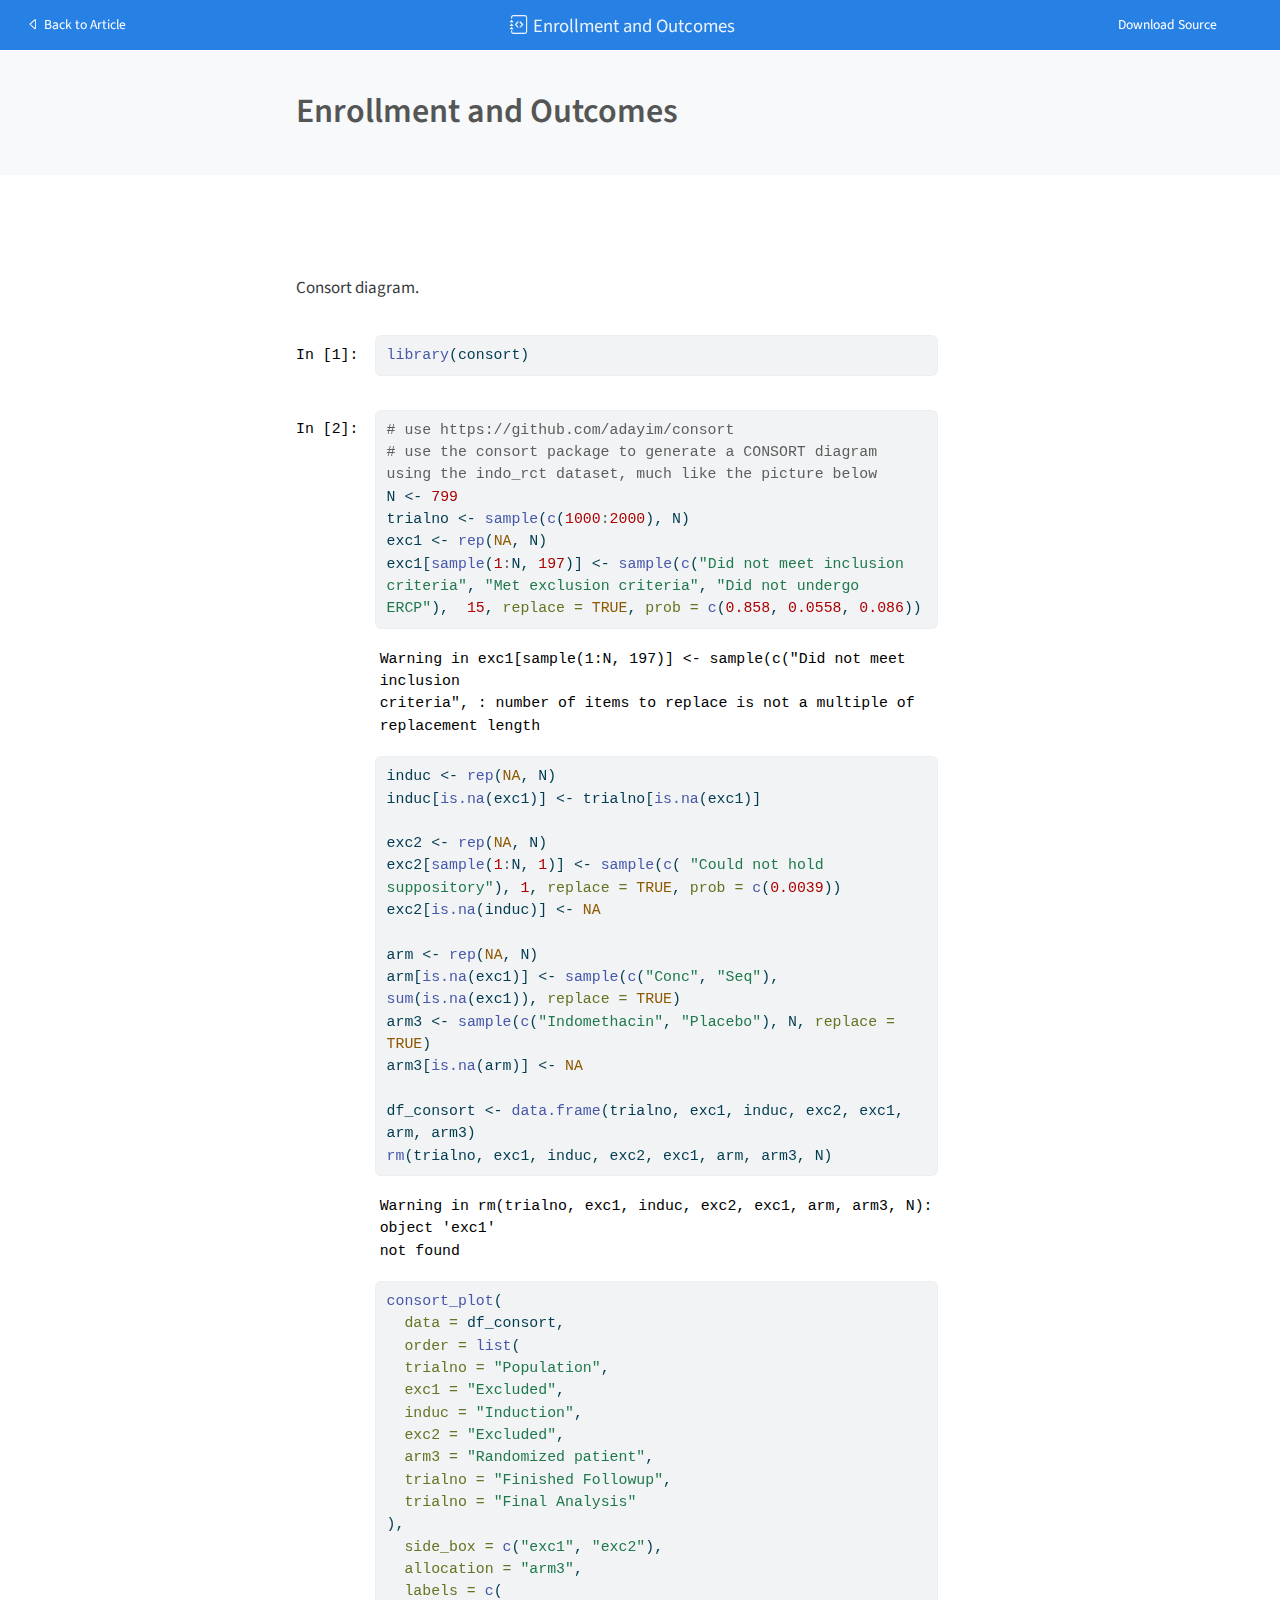
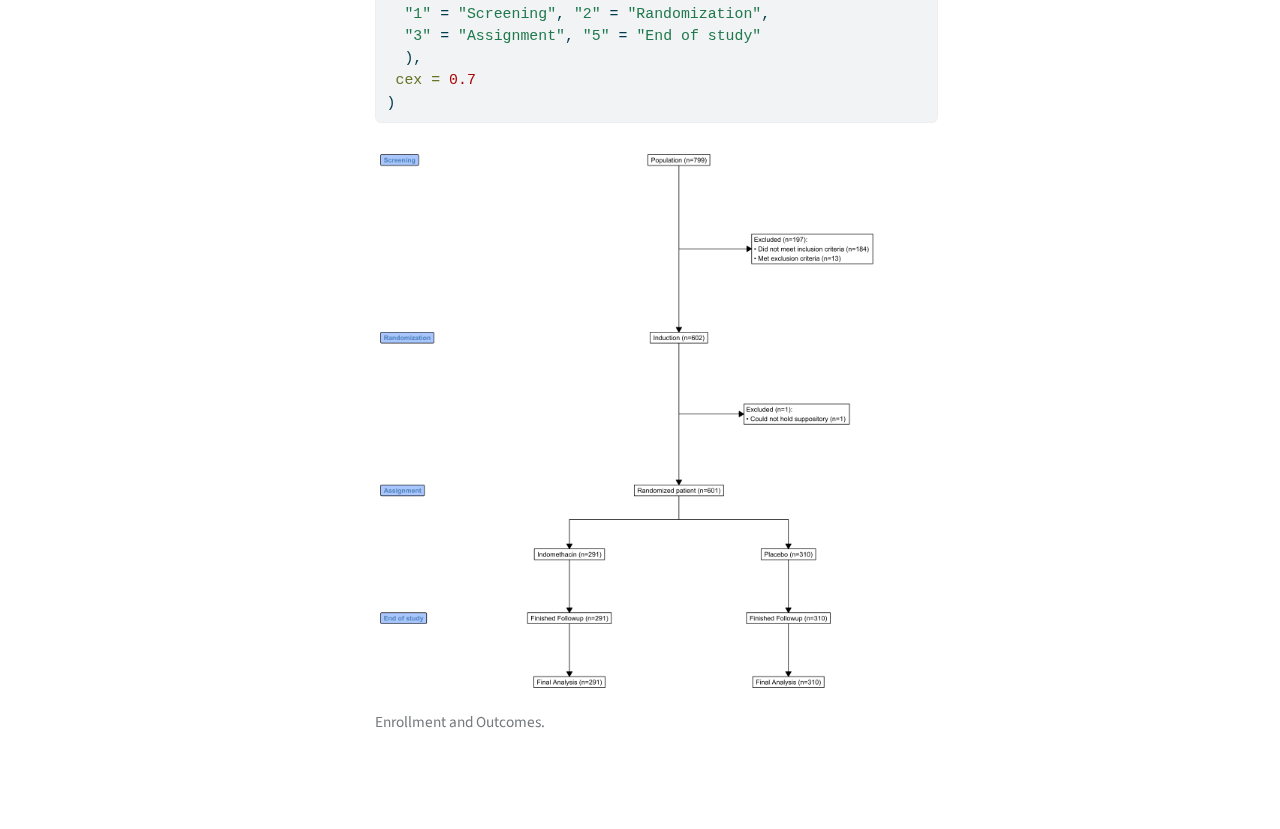
<file: notebooks/consort-preview.html>
<!DOCTYPE html>
<html xmlns="http://www.w3.org/1999/xhtml" lang="en" xml:lang="en"><head>
    <meta charset="utf-8">
    <meta name="generator" content="quarto-1.4.551">

    <meta name="viewport" content="width=device-width, initial-scale=1.0, user-scalable=yes">


    <title>Enrollment and Outcomes</title>
    <style>
      code{white-space: pre-wrap;}
      span.smallcaps{font-variant: small-caps;}
      div.columns{display: flex; gap: min(4vw, 1.5em);}
      div.column{flex: auto; overflow-x: auto;}
      div.hanging-indent{margin-left: 1.5em; text-indent: -1.5em;}
      ul.task-list{list-style: none;}
      ul.task-list li input[type="checkbox"] {
        width: 0.8em;
        margin: 0 0.8em 0.2em -1em; /* quarto-specific, see https://github.com/quarto-dev/quarto-cli/issues/4556 */ 
        vertical-align: middle;
      }
      /* CSS for syntax highlighting */
      pre > code.sourceCode { white-space: pre; position: relative; }
      pre > code.sourceCode > span { line-height: 1.25; }
      pre > code.sourceCode > span:empty { height: 1.2em; }
      .sourceCode { overflow: visible; }
      code.sourceCode > span { color: inherit; text-decoration: inherit; }
      div.sourceCode { margin: 1em 0; }
      pre.sourceCode { margin: 0; }
      @media screen {
      div.sourceCode { overflow: auto; }
      }
      @media print {
      pre > code.sourceCode { white-space: pre-wrap; }
      pre > code.sourceCode > span { text-indent: -5em; padding-left: 5em; }
      }
      pre.numberSource code
        { counter-reset: source-line 0; }
      pre.numberSource code > span
        { position: relative; left: -4em; counter-increment: source-line; }
      pre.numberSource code > span > a:first-child::before
        { content: counter(source-line);
          position: relative; left: -1em; text-align: right; vertical-align: baseline;
          border: none; display: inline-block;
          -webkit-touch-callout: none; -webkit-user-select: none;
          -khtml-user-select: none; -moz-user-select: none;
          -ms-user-select: none; user-select: none;
          padding: 0 4px; width: 4em;
        }
      pre.numberSource { margin-left: 3em;  padding-left: 4px; }
      div.sourceCode
        {   }
      @media screen {
      pre > code.sourceCode > span > a:first-child::before { text-decoration: underline; }
      }
    </style>

    <style>
      body.hypothesis-enabled #quarto-embed-header {
        padding-right: 36px;
      }

      #quarto-embed-header {
        height: 3em;
        width: 100%;
        display: flex;
        justify-content: space-between;
        align-items: center;
        border-bottom: solid 1px;
      }

      #quarto-embed-header h6 {
        font-size: 1.1em;
        padding-top: 0.6em;
        margin-left: 1em;
        margin-right: 1em;
        font-weight: 400;
      }

      #quarto-embed-header a.quarto-back-link,
      #quarto-embed-header a.quarto-download-embed {
        font-size: 0.8em;
        margin-top: 1em;
        margin-bottom: 1em;
        margin-left: 1em;
        margin-right: 1em;
      }

      .quarto-back-container {
        padding-left: 0.5em;
        display: flex;
      }

      .headroom {
          will-change: transform;
          transition: transform 200ms linear;
      }

      .headroom--pinned {
          transform: translateY(0%);
      }

      .headroom--unpinned {
          transform: translateY(-100%);
      }      
    </style>

    <script>
    window.document.addEventListener("DOMContentLoaded", function () {

      var header = window.document.querySelector("#quarto-embed-header");
      const titleBannerEl = window.document.querySelector("body > #title-block-header");
      if (titleBannerEl) {
        titleBannerEl.style.paddingTop = header.clientHeight + "px";
      }
      const contentEl = window.document.getElementById('quarto-content');
      for (const child of contentEl.children) {
        child.style.paddingTop = header.clientHeight + "px";
        child.style.marginTop = "1em";
      }

      // Use the article root if the `back` call doesn't work. This isn't perfect
      // but should typically work
      window.quartoBackToArticle = () => {
        var currentUrl = window.location.href;
        window.history.back();
        setTimeout(() => {
            // if location was not changed in 100 ms, then there is no history back
            if(currentUrl === window.location.href){              
                // redirect to site root
                window.location.href = "../index.html";
            }
        }, 100);
      }

      const headroom = new window.Headroom(header, {
        tolerance: 5,
        onPin: function () {
        },
        onUnpin: function () {
        },
      });
      headroom.init();
    });
    </script>

    
<script src="../site_libs/manuscript-notebook/headroom.min.js"></script>
<script src="../site_libs/clipboard/clipboard.min.js"></script>
<script src="../site_libs/quarto-html/quarto.js"></script>
<script src="../site_libs/quarto-html/popper.min.js"></script>
<script src="../site_libs/quarto-html/tippy.umd.min.js"></script>
<script src="../site_libs/quarto-html/anchor.min.js"></script>
<link href="../site_libs/quarto-html/tippy.css" rel="stylesheet">
<link href="../site_libs/quarto-html/quarto-syntax-highlighting.css" rel="stylesheet" id="quarto-text-highlighting-styles">
<script src="../site_libs/bootstrap/bootstrap.min.js"></script>
<link href="../site_libs/bootstrap/bootstrap-icons.css" rel="stylesheet">
<link href="../site_libs/bootstrap/bootstrap.min.css" rel="stylesheet" id="quarto-bootstrap" data-mode="light">
<script src="../site_libs/quarto-contrib/glightbox/glightbox.min.js"></script>
<link href="../site_libs/quarto-contrib/glightbox/glightbox.min.css" rel="stylesheet">
<link href="../site_libs/quarto-contrib/glightbox/lightbox.css" rel="stylesheet">
     <script async="" src="https://hypothes.is/embed.js"></script>
<script>
  window.document.addEventListener("DOMContentLoaded", function (_event) {
    document.body.classList.add('hypothesis-enabled');
  });
</script>  
      </head>

  <body class="quarto-notebook">
    <div id="quarto-embed-header" class="headroom fixed-top bg-primary">
      
      <a onclick="window.quartoBackToArticle(); return false;" class="btn btn-primary quarto-back-link" href=""><i class="bi bi-caret-left"></i> Back to Article</a>
      <h6><i class="bi bi-journal-code"></i> Enrollment and Outcomes</h6>

            <a href="../notebooks/consort.qmd" class="btn btn-primary quarto-download-embed" download="consort.qmd">Download Source</a>
          </div>

     <header id="title-block-header" class="quarto-title-block default toc-left page-columns page-full">
  <div class="quarto-title-banner page-columns page-full">
    <div class="quarto-title column-body">
      <h1 class="title">Enrollment and Outcomes</h1>
          </div>

    
    <div class="quarto-title-meta-container">
      <div class="quarto-title-meta-column-start">
        
        <div class="quarto-title-meta">

                
          
                
              </div>
      </div>
      <div class="quarto-title-meta-column-end quarto-other-formats-target">
      </div>
    </div>



    <div class="quarto-other-links-text-target">
    </div>  </div>
</header><div id="quarto-content" class="page-columns page-rows-contents page-layout-article toc-left">
<div id="quarto-sidebar-toc-left" class="sidebar toc-left">
  
</div>
<div id="quarto-margin-sidebar" class="sidebar margin-sidebar">
</div>
<main class="content quarto-banner-title-block" id="quarto-document-content">      

     <p>Consort diagram.</p>
<div class="cell-container"><div class="cell-decorator"><pre>In [1]:</pre></div><div class="cell">
<div class="sourceCode cell-code" id="cb1"><pre class="sourceCode r code-with-copy"><code class="sourceCode r"><span id="cb1-1"><a href="#cb1-1" aria-hidden="true" tabindex="-1"></a><span class="fu">library</span>(consort)</span></code><button title="Copy to Clipboard" class="code-copy-button"><i class="bi"></i></button></pre></div>
</div></div>
<div class="cell-container"><div class="cell-decorator"><pre>In [2]:</pre></div><div id="cell-fig-enrollment-outcomes" class="cell">
<div class="sourceCode cell-code" id="cb2"><pre class="sourceCode r code-with-copy"><code class="sourceCode r"><span id="cb2-1"><a href="#cb2-1" aria-hidden="true" tabindex="-1"></a><span class="co"># use https://github.com/adayim/consort </span></span>
<span id="cb2-2"><a href="#cb2-2" aria-hidden="true" tabindex="-1"></a><span class="co"># use the consort package to generate a CONSORT diagram using the indo_rct dataset, much like the picture below</span></span>
<span id="cb2-3"><a href="#cb2-3" aria-hidden="true" tabindex="-1"></a>N <span class="ot">&lt;-</span> <span class="dv">799</span></span>
<span id="cb2-4"><a href="#cb2-4" aria-hidden="true" tabindex="-1"></a>trialno <span class="ot">&lt;-</span> <span class="fu">sample</span>(<span class="fu">c</span>(<span class="dv">1000</span><span class="sc">:</span><span class="dv">2000</span>), N)</span>
<span id="cb2-5"><a href="#cb2-5" aria-hidden="true" tabindex="-1"></a>exc1 <span class="ot">&lt;-</span> <span class="fu">rep</span>(<span class="cn">NA</span>, N)</span>
<span id="cb2-6"><a href="#cb2-6" aria-hidden="true" tabindex="-1"></a>exc1[<span class="fu">sample</span>(<span class="dv">1</span><span class="sc">:</span>N, <span class="dv">197</span>)] <span class="ot">&lt;-</span> <span class="fu">sample</span>(<span class="fu">c</span>(<span class="st">"Did not meet inclusion criteria"</span>, <span class="st">"Met exclusion criteria"</span>, <span class="st">"Did not undergo ERCP"</span>),  <span class="dv">15</span>, <span class="at">replace =</span> <span class="cn">TRUE</span>, <span class="at">prob =</span> <span class="fu">c</span>(<span class="fl">0.858</span>, <span class="fl">0.0558</span>, <span class="fl">0.086</span>))</span></code><button title="Copy to Clipboard" class="code-copy-button"><i class="bi"></i></button></pre></div>
<div class="cell-output cell-output-stderr">
<pre><code>Warning in exc1[sample(1:N, 197)] &lt;- sample(c("Did not meet inclusion
criteria", : number of items to replace is not a multiple of replacement length</code></pre>
</div>
<div class="sourceCode cell-code" id="cb4"><pre class="sourceCode r code-with-copy"><code class="sourceCode r"><span id="cb4-1"><a href="#cb4-1" aria-hidden="true" tabindex="-1"></a>induc <span class="ot">&lt;-</span> <span class="fu">rep</span>(<span class="cn">NA</span>, N)</span>
<span id="cb4-2"><a href="#cb4-2" aria-hidden="true" tabindex="-1"></a>induc[<span class="fu">is.na</span>(exc1)] <span class="ot">&lt;-</span> trialno[<span class="fu">is.na</span>(exc1)]</span>
<span id="cb4-3"><a href="#cb4-3" aria-hidden="true" tabindex="-1"></a></span>
<span id="cb4-4"><a href="#cb4-4" aria-hidden="true" tabindex="-1"></a>exc2 <span class="ot">&lt;-</span> <span class="fu">rep</span>(<span class="cn">NA</span>, N)</span>
<span id="cb4-5"><a href="#cb4-5" aria-hidden="true" tabindex="-1"></a>exc2[<span class="fu">sample</span>(<span class="dv">1</span><span class="sc">:</span>N, <span class="dv">1</span>)] <span class="ot">&lt;-</span> <span class="fu">sample</span>(<span class="fu">c</span>( <span class="st">"Could not hold suppository"</span>), <span class="dv">1</span>, <span class="at">replace =</span> <span class="cn">TRUE</span>, <span class="at">prob =</span> <span class="fu">c</span>(<span class="fl">0.0039</span>))</span>
<span id="cb4-6"><a href="#cb4-6" aria-hidden="true" tabindex="-1"></a>exc2[<span class="fu">is.na</span>(induc)] <span class="ot">&lt;-</span> <span class="cn">NA</span></span>
<span id="cb4-7"><a href="#cb4-7" aria-hidden="true" tabindex="-1"></a></span>
<span id="cb4-8"><a href="#cb4-8" aria-hidden="true" tabindex="-1"></a>arm <span class="ot">&lt;-</span> <span class="fu">rep</span>(<span class="cn">NA</span>, N)</span>
<span id="cb4-9"><a href="#cb4-9" aria-hidden="true" tabindex="-1"></a>arm[<span class="fu">is.na</span>(exc1)] <span class="ot">&lt;-</span> <span class="fu">sample</span>(<span class="fu">c</span>(<span class="st">"Conc"</span>, <span class="st">"Seq"</span>), <span class="fu">sum</span>(<span class="fu">is.na</span>(exc1)), <span class="at">replace =</span> <span class="cn">TRUE</span>)</span>
<span id="cb4-10"><a href="#cb4-10" aria-hidden="true" tabindex="-1"></a>arm3 <span class="ot">&lt;-</span> <span class="fu">sample</span>(<span class="fu">c</span>(<span class="st">"Indomethacin"</span>, <span class="st">"Placebo"</span>), N, <span class="at">replace =</span> <span class="cn">TRUE</span>)</span>
<span id="cb4-11"><a href="#cb4-11" aria-hidden="true" tabindex="-1"></a>arm3[<span class="fu">is.na</span>(arm)] <span class="ot">&lt;-</span> <span class="cn">NA</span></span>
<span id="cb4-12"><a href="#cb4-12" aria-hidden="true" tabindex="-1"></a></span>
<span id="cb4-13"><a href="#cb4-13" aria-hidden="true" tabindex="-1"></a>df_consort <span class="ot">&lt;-</span> <span class="fu">data.frame</span>(trialno, exc1, induc, exc2, exc1, arm, arm3)</span>
<span id="cb4-14"><a href="#cb4-14" aria-hidden="true" tabindex="-1"></a><span class="fu">rm</span>(trialno, exc1, induc, exc2, exc1, arm, arm3, N)</span></code><button title="Copy to Clipboard" class="code-copy-button"><i class="bi"></i></button></pre></div>
<div class="cell-output cell-output-stderr">
<pre><code>Warning in rm(trialno, exc1, induc, exc2, exc1, arm, arm3, N): object 'exc1'
not found</code></pre>
</div>
<div class="sourceCode cell-code" id="cb6"><pre class="sourceCode r code-with-copy"><code class="sourceCode r"><span id="cb6-1"><a href="#cb6-1" aria-hidden="true" tabindex="-1"></a><span class="fu">consort_plot</span>(</span>
<span id="cb6-2"><a href="#cb6-2" aria-hidden="true" tabindex="-1"></a>  <span class="at">data =</span> df_consort,</span>
<span id="cb6-3"><a href="#cb6-3" aria-hidden="true" tabindex="-1"></a>  <span class="at">order =</span> <span class="fu">list</span>(</span>
<span id="cb6-4"><a href="#cb6-4" aria-hidden="true" tabindex="-1"></a>  <span class="at">trialno =</span> <span class="st">"Population"</span>,</span>
<span id="cb6-5"><a href="#cb6-5" aria-hidden="true" tabindex="-1"></a>  <span class="at">exc1 =</span> <span class="st">"Excluded"</span>,</span>
<span id="cb6-6"><a href="#cb6-6" aria-hidden="true" tabindex="-1"></a>  <span class="at">induc =</span> <span class="st">"Induction"</span>,</span>
<span id="cb6-7"><a href="#cb6-7" aria-hidden="true" tabindex="-1"></a>  <span class="at">exc2 =</span> <span class="st">"Excluded"</span>,</span>
<span id="cb6-8"><a href="#cb6-8" aria-hidden="true" tabindex="-1"></a>  <span class="at">arm3 =</span> <span class="st">"Randomized patient"</span>,</span>
<span id="cb6-9"><a href="#cb6-9" aria-hidden="true" tabindex="-1"></a>  <span class="at">trialno =</span> <span class="st">"Finished Followup"</span>,</span>
<span id="cb6-10"><a href="#cb6-10" aria-hidden="true" tabindex="-1"></a>  <span class="at">trialno =</span> <span class="st">"Final Analysis"</span></span>
<span id="cb6-11"><a href="#cb6-11" aria-hidden="true" tabindex="-1"></a>),</span>
<span id="cb6-12"><a href="#cb6-12" aria-hidden="true" tabindex="-1"></a>  <span class="at">side_box =</span> <span class="fu">c</span>(<span class="st">"exc1"</span>, <span class="st">"exc2"</span>),</span>
<span id="cb6-13"><a href="#cb6-13" aria-hidden="true" tabindex="-1"></a>  <span class="at">allocation =</span> <span class="st">"arm3"</span>,</span>
<span id="cb6-14"><a href="#cb6-14" aria-hidden="true" tabindex="-1"></a>  <span class="at">labels =</span> <span class="fu">c</span>(</span>
<span id="cb6-15"><a href="#cb6-15" aria-hidden="true" tabindex="-1"></a>  <span class="st">"1"</span> <span class="ot">=</span> <span class="st">"Screening"</span>, <span class="st">"2"</span> <span class="ot">=</span> <span class="st">"Randomization"</span>,</span>
<span id="cb6-16"><a href="#cb6-16" aria-hidden="true" tabindex="-1"></a>  <span class="st">"3"</span> <span class="ot">=</span> <span class="st">"Assignment"</span>, <span class="st">"5"</span> <span class="ot">=</span> <span class="st">"End of study"</span></span>
<span id="cb6-17"><a href="#cb6-17" aria-hidden="true" tabindex="-1"></a>  ),</span>
<span id="cb6-18"><a href="#cb6-18" aria-hidden="true" tabindex="-1"></a> <span class="at">cex =</span> <span class="fl">0.7</span></span>
<span id="cb6-19"><a href="#cb6-19" aria-hidden="true" tabindex="-1"></a>)</span></code><button title="Copy to Clipboard" class="code-copy-button"><i class="bi"></i></button></pre></div>
<div class="cell-output-display">
<div id="fig-enrollment-outcomes" class="quarto-figure quarto-figure-center quarto-float anchored">
<figure class="quarto-float quarto-float-fig figure">
<div aria-describedby="fig-enrollment-outcomes-caption-0ceaefa1-69ba-4598-a22c-09a6ac19f8ca" class="">
<a href="consort_files/figure-html/fig-enrollment-outcomes-1.png" class="lightbox" data-gallery="quarto-lightbox-gallery-1" data-glightbox="description: .lightbox-desc-1"><img src="consort_files/figure-html/fig-enrollment-outcomes-1.png" class="img-fluid figure-img" width="3000"></a>
</div>
<figcaption class="quarto-float-caption-bottom quarto-float-caption quarto-float-fig" id="fig-enrollment-outcomes-caption-0ceaefa1-69ba-4598-a22c-09a6ac19f8ca">
Enrollment and Outcomes.
</figcaption>
</figure>
</div>
</div>
</div></div>
<div class="hidden" aria-hidden="true">
<span class="glightbox-desc lightbox-desc-1">Enrollment and Outcomes.</span>
</div>
     </main>
<!-- /main column -->  <script id="quarto-html-after-body" type="application/javascript">
window.document.addEventListener("DOMContentLoaded", function (event) {
  const toggleBodyColorMode = (bsSheetEl) => {
    const mode = bsSheetEl.getAttribute("data-mode");
    const bodyEl = window.document.querySelector("body");
    if (mode === "dark") {
      bodyEl.classList.add("quarto-dark");
      bodyEl.classList.remove("quarto-light");
    } else {
      bodyEl.classList.add("quarto-light");
      bodyEl.classList.remove("quarto-dark");
    }
  }
  const toggleBodyColorPrimary = () => {
    const bsSheetEl = window.document.querySelector("link#quarto-bootstrap");
    if (bsSheetEl) {
      toggleBodyColorMode(bsSheetEl);
    }
  }
  toggleBodyColorPrimary();  
  const icon = "";
  const anchorJS = new window.AnchorJS();
  anchorJS.options = {
    placement: 'right',
    icon: icon
  };
  anchorJS.add('.anchored');
  const isCodeAnnotation = (el) => {
    for (const clz of el.classList) {
      if (clz.startsWith('code-annotation-')) {                     
        return true;
      }
    }
    return false;
  }
  const clipboard = new window.ClipboardJS('.code-copy-button', {
    text: function(trigger) {
      const codeEl = trigger.previousElementSibling.cloneNode(true);
      for (const childEl of codeEl.children) {
        if (isCodeAnnotation(childEl)) {
          childEl.remove();
        }
      }
      return codeEl.innerText;
    }
  });
  clipboard.on('success', function(e) {
    // button target
    const button = e.trigger;
    // don't keep focus
    button.blur();
    // flash "checked"
    button.classList.add('code-copy-button-checked');
    var currentTitle = button.getAttribute("title");
    button.setAttribute("title", "Copied!");
    let tooltip;
    if (window.bootstrap) {
      button.setAttribute("data-bs-toggle", "tooltip");
      button.setAttribute("data-bs-placement", "left");
      button.setAttribute("data-bs-title", "Copied!");
      tooltip = new bootstrap.Tooltip(button, 
        { trigger: "manual", 
          customClass: "code-copy-button-tooltip",
          offset: [0, -8]});
      tooltip.show();    
    }
    setTimeout(function() {
      if (tooltip) {
        tooltip.hide();
        button.removeAttribute("data-bs-title");
        button.removeAttribute("data-bs-toggle");
        button.removeAttribute("data-bs-placement");
      }
      button.setAttribute("title", currentTitle);
      button.classList.remove('code-copy-button-checked');
    }, 1000);
    // clear code selection
    e.clearSelection();
  });
    var localhostRegex = new RegExp(/^(?:http|https):\/\/localhost\:?[0-9]*\//);
    var mailtoRegex = new RegExp(/^mailto:/);
      var filterRegex = new RegExp('/' + window.location.host + '/');
    var isInternal = (href) => {
        return filterRegex.test(href) || localhostRegex.test(href) || mailtoRegex.test(href);
    }
    // Inspect non-navigation links and adorn them if external
 	var links = window.document.querySelectorAll('a[href]:not(.nav-link):not(.navbar-brand):not(.toc-action):not(.sidebar-link):not(.sidebar-item-toggle):not(.pagination-link):not(.no-external):not([aria-hidden]):not(.dropdown-item):not(.quarto-navigation-tool)');
    for (var i=0; i<links.length; i++) {
      const link = links[i];
      if (!isInternal(link.href)) {
        // undo the damage that might have been done by quarto-nav.js in the case of
        // links that we want to consider external
        if (link.dataset.originalHref !== undefined) {
          link.href = link.dataset.originalHref;
        }
      }
    }
  function tippyHover(el, contentFn, onTriggerFn, onUntriggerFn) {
    const config = {
      allowHTML: true,
      maxWidth: 500,
      delay: 100,
      arrow: false,
      appendTo: function(el) {
          return el.parentElement;
      },
      interactive: true,
      interactiveBorder: 10,
      theme: 'quarto',
      placement: 'bottom-start',
    };
    if (contentFn) {
      config.content = contentFn;
    }
    if (onTriggerFn) {
      config.onTrigger = onTriggerFn;
    }
    if (onUntriggerFn) {
      config.onUntrigger = onUntriggerFn;
    }
    window.tippy(el, config); 
  }
  const noterefs = window.document.querySelectorAll('a[role="doc-noteref"]');
  for (var i=0; i<noterefs.length; i++) {
    const ref = noterefs[i];
    tippyHover(ref, function() {
      // use id or data attribute instead here
      let href = ref.getAttribute('data-footnote-href') || ref.getAttribute('href');
      try { href = new URL(href).hash; } catch {}
      const id = href.replace(/^#\/?/, "");
      const note = window.document.getElementById(id);
      if (note) {
        return note.innerHTML;
      } else {
        return "";
      }
    });
  }
  const xrefs = window.document.querySelectorAll('a.quarto-xref');
  const processXRef = (id, note) => {
    // Strip column container classes
    const stripColumnClz = (el) => {
      el.classList.remove("page-full", "page-columns");
      if (el.children) {
        for (const child of el.children) {
          stripColumnClz(child);
        }
      }
    }
    stripColumnClz(note)
    if (id === null || id.startsWith('sec-')) {
      // Special case sections, only their first couple elements
      const container = document.createElement("div");
      if (note.children && note.children.length > 2) {
        container.appendChild(note.children[0].cloneNode(true));
        for (let i = 1; i < note.children.length; i++) {
          const child = note.children[i];
          if (child.tagName === "P" && child.innerText === "") {
            continue;
          } else {
            container.appendChild(child.cloneNode(true));
            break;
          }
        }
        if (window.Quarto?.typesetMath) {
          window.Quarto.typesetMath(container);
        }
        return container.innerHTML
      } else {
        if (window.Quarto?.typesetMath) {
          window.Quarto.typesetMath(note);
        }
        return note.innerHTML;
      }
    } else {
      // Remove any anchor links if they are present
      const anchorLink = note.querySelector('a.anchorjs-link');
      if (anchorLink) {
        anchorLink.remove();
      }
      if (window.Quarto?.typesetMath) {
        window.Quarto.typesetMath(note);
      }
      // TODO in 1.5, we should make sure this works without a callout special case
      if (note.classList.contains("callout")) {
        return note.outerHTML;
      } else {
        return note.innerHTML;
      }
    }
  }
  for (var i=0; i<xrefs.length; i++) {
    const xref = xrefs[i];
    tippyHover(xref, undefined, function(instance) {
      instance.disable();
      let url = xref.getAttribute('href');
      let hash = undefined; 
      if (url.startsWith('#')) {
        hash = url;
      } else {
        try { hash = new URL(url).hash; } catch {}
      }
      if (hash) {
        const id = hash.replace(/^#\/?/, "");
        const note = window.document.getElementById(id);
        if (note !== null) {
          try {
            const html = processXRef(id, note.cloneNode(true));
            instance.setContent(html);
          } finally {
            instance.enable();
            instance.show();
          }
        } else {
          // See if we can fetch this
          fetch(url.split('#')[0])
          .then(res => res.text())
          .then(html => {
            const parser = new DOMParser();
            const htmlDoc = parser.parseFromString(html, "text/html");
            const note = htmlDoc.getElementById(id);
            if (note !== null) {
              const html = processXRef(id, note);
              instance.setContent(html);
            } 
          }).finally(() => {
            instance.enable();
            instance.show();
          });
        }
      } else {
        // See if we can fetch a full url (with no hash to target)
        // This is a special case and we should probably do some content thinning / targeting
        fetch(url)
        .then(res => res.text())
        .then(html => {
          const parser = new DOMParser();
          const htmlDoc = parser.parseFromString(html, "text/html");
          const note = htmlDoc.querySelector('main.content');
          if (note !== null) {
            // This should only happen for chapter cross references
            // (since there is no id in the URL)
            // remove the first header
            if (note.children.length > 0 && note.children[0].tagName === "HEADER") {
              note.children[0].remove();
            }
            const html = processXRef(null, note);
            instance.setContent(html);
          } 
        }).finally(() => {
          instance.enable();
          instance.show();
        });
      }
    }, function(instance) {
    });
  }
      let selectedAnnoteEl;
      const selectorForAnnotation = ( cell, annotation) => {
        let cellAttr = 'data-code-cell="' + cell + '"';
        let lineAttr = 'data-code-annotation="' +  annotation + '"';
        const selector = 'span[' + cellAttr + '][' + lineAttr + ']';
        return selector;
      }
      const selectCodeLines = (annoteEl) => {
        const doc = window.document;
        const targetCell = annoteEl.getAttribute("data-target-cell");
        const targetAnnotation = annoteEl.getAttribute("data-target-annotation");
        const annoteSpan = window.document.querySelector(selectorForAnnotation(targetCell, targetAnnotation));
        const lines = annoteSpan.getAttribute("data-code-lines").split(",");
        const lineIds = lines.map((line) => {
          return targetCell + "-" + line;
        })
        let top = null;
        let height = null;
        let parent = null;
        if (lineIds.length > 0) {
            //compute the position of the single el (top and bottom and make a div)
            const el = window.document.getElementById(lineIds[0]);
            top = el.offsetTop;
            height = el.offsetHeight;
            parent = el.parentElement.parentElement;
          if (lineIds.length > 1) {
            const lastEl = window.document.getElementById(lineIds[lineIds.length - 1]);
            const bottom = lastEl.offsetTop + lastEl.offsetHeight;
            height = bottom - top;
          }
          if (top !== null && height !== null && parent !== null) {
            // cook up a div (if necessary) and position it 
            let div = window.document.getElementById("code-annotation-line-highlight");
            if (div === null) {
              div = window.document.createElement("div");
              div.setAttribute("id", "code-annotation-line-highlight");
              div.style.position = 'absolute';
              parent.appendChild(div);
            }
            div.style.top = top - 2 + "px";
            div.style.height = height + 4 + "px";
            div.style.left = 0;
            let gutterDiv = window.document.getElementById("code-annotation-line-highlight-gutter");
            if (gutterDiv === null) {
              gutterDiv = window.document.createElement("div");
              gutterDiv.setAttribute("id", "code-annotation-line-highlight-gutter");
              gutterDiv.style.position = 'absolute';
              const codeCell = window.document.getElementById(targetCell);
              const gutter = codeCell.querySelector('.code-annotation-gutter');
              gutter.appendChild(gutterDiv);
            }
            gutterDiv.style.top = top - 2 + "px";
            gutterDiv.style.height = height + 4 + "px";
          }
          selectedAnnoteEl = annoteEl;
        }
      };
      const unselectCodeLines = () => {
        const elementsIds = ["code-annotation-line-highlight", "code-annotation-line-highlight-gutter"];
        elementsIds.forEach((elId) => {
          const div = window.document.getElementById(elId);
          if (div) {
            div.remove();
          }
        });
        selectedAnnoteEl = undefined;
      };
        // Handle positioning of the toggle
    window.addEventListener(
      "resize",
      throttle(() => {
        elRect = undefined;
        if (selectedAnnoteEl) {
          selectCodeLines(selectedAnnoteEl);
        }
      }, 10)
    );
    function throttle(fn, ms) {
    let throttle = false;
    let timer;
      return (...args) => {
        if(!throttle) { // first call gets through
            fn.apply(this, args);
            throttle = true;
        } else { // all the others get throttled
            if(timer) clearTimeout(timer); // cancel #2
            timer = setTimeout(() => {
              fn.apply(this, args);
              timer = throttle = false;
            }, ms);
        }
      };
    }
      // Attach click handler to the DT
      const annoteDls = window.document.querySelectorAll('dt[data-target-cell]');
      for (const annoteDlNode of annoteDls) {
        annoteDlNode.addEventListener('click', (event) => {
          const clickedEl = event.target;
          if (clickedEl !== selectedAnnoteEl) {
            unselectCodeLines();
            const activeEl = window.document.querySelector('dt[data-target-cell].code-annotation-active');
            if (activeEl) {
              activeEl.classList.remove('code-annotation-active');
            }
            selectCodeLines(clickedEl);
            clickedEl.classList.add('code-annotation-active');
          } else {
            // Unselect the line
            unselectCodeLines();
            clickedEl.classList.remove('code-annotation-active');
          }
        });
      }
  const findCites = (el) => {
    const parentEl = el.parentElement;
    if (parentEl) {
      const cites = parentEl.dataset.cites;
      if (cites) {
        return {
          el,
          cites: cites.split(' ')
        };
      } else {
        return findCites(el.parentElement)
      }
    } else {
      return undefined;
    }
  };
  var bibliorefs = window.document.querySelectorAll('a[role="doc-biblioref"]');
  for (var i=0; i<bibliorefs.length; i++) {
    const ref = bibliorefs[i];
    const citeInfo = findCites(ref);
    if (citeInfo) {
      tippyHover(citeInfo.el, function() {
        var popup = window.document.createElement('div');
        citeInfo.cites.forEach(function(cite) {
          var citeDiv = window.document.createElement('div');
          citeDiv.classList.add('hanging-indent');
          citeDiv.classList.add('csl-entry');
          var biblioDiv = window.document.getElementById('ref-' + cite);
          if (biblioDiv) {
            citeDiv.innerHTML = biblioDiv.innerHTML;
          }
          popup.appendChild(citeDiv);
        });
        return popup.innerHTML;
      });
    }
  }
});
</script>  </div> <!-- /content -->  <script>var lightboxQuarto = GLightbox({"loop":false,"selector":".lightbox","descPosition":"bottom","closeEffect":"zoom","openEffect":"zoom"});
window.onload = () => {
  lightboxQuarto.on('slide_before_load', (data) => {
    const { slideIndex, slideNode, slideConfig, player, trigger } = data;
    const href = trigger.getAttribute('href');
    if (href !== null) {
      const imgEl = window.document.querySelector(`a[href="${href}"] img`);
      if (imgEl !== null) {
        const srcAttr = imgEl.getAttribute("src");
        if (srcAttr && srcAttr.startsWith("data:")) {
          slideConfig.href = srcAttr;
        }
      }
    } 
  });

  lightboxQuarto.on('slide_after_load', (data) => {
    const { slideIndex, slideNode, slideConfig, player, trigger } = data;
    if (window.Quarto?.typesetMath) {
      window.Quarto.typesetMath(slideNode);
    }
  });

};
          </script> 
  
</body></html>
</file>
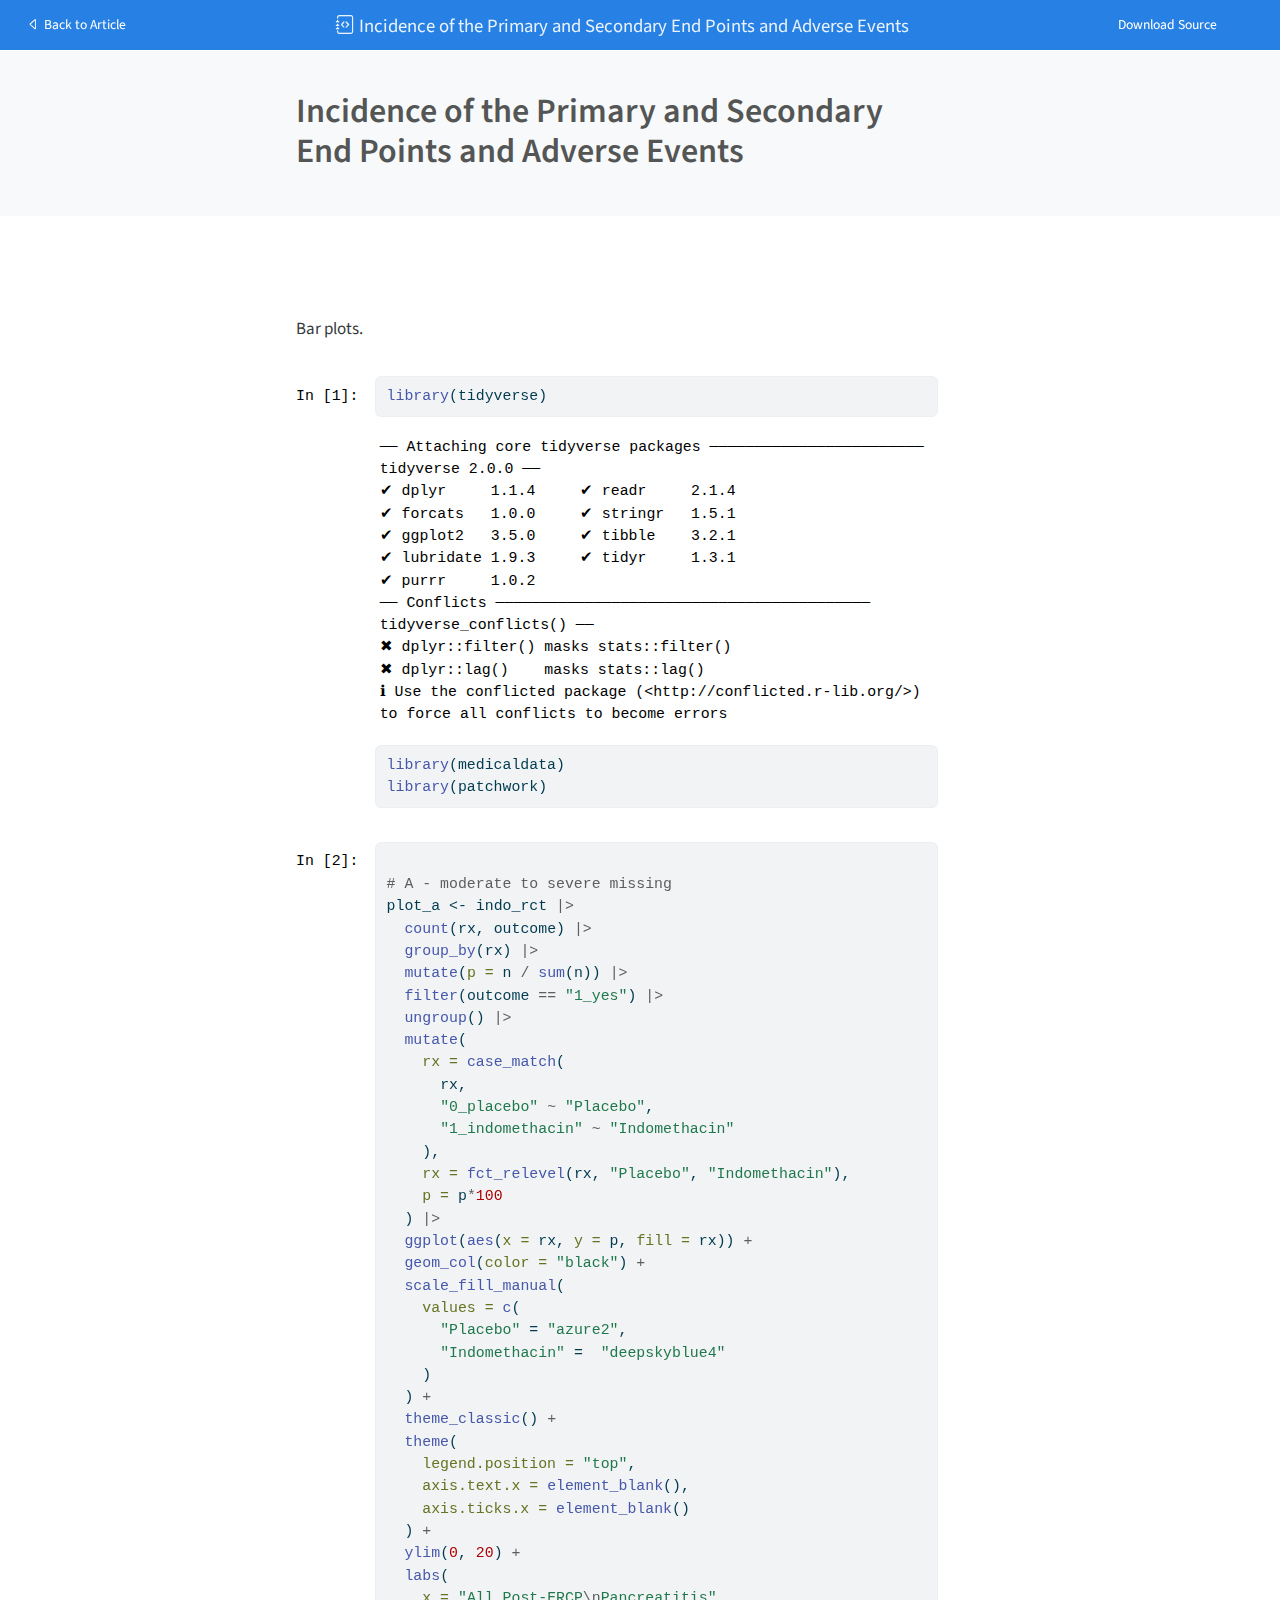
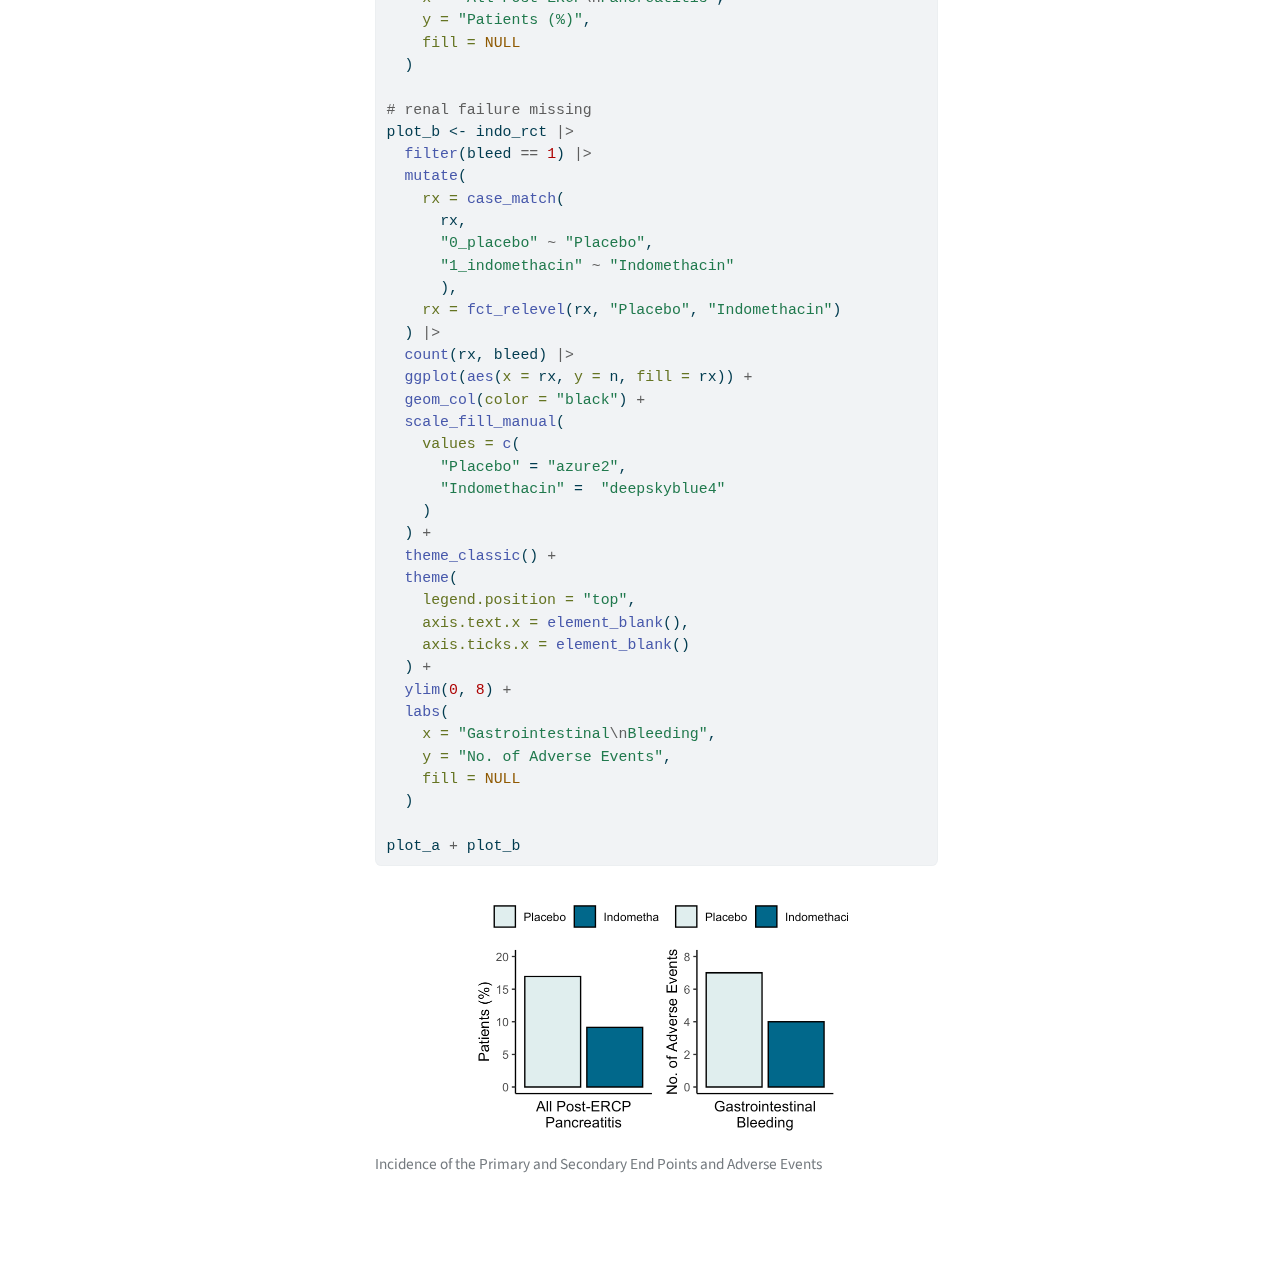
<file: notebooks/incidences-preview.html>
<!DOCTYPE html>
<html xmlns="http://www.w3.org/1999/xhtml" lang="en" xml:lang="en"><head>
    <meta charset="utf-8">
    <meta name="generator" content="quarto-1.4.551">

    <meta name="viewport" content="width=device-width, initial-scale=1.0, user-scalable=yes">


    <title>Incidence of the Primary and Secondary End Points and Adverse Events</title>
    <style>
      code{white-space: pre-wrap;}
      span.smallcaps{font-variant: small-caps;}
      div.columns{display: flex; gap: min(4vw, 1.5em);}
      div.column{flex: auto; overflow-x: auto;}
      div.hanging-indent{margin-left: 1.5em; text-indent: -1.5em;}
      ul.task-list{list-style: none;}
      ul.task-list li input[type="checkbox"] {
        width: 0.8em;
        margin: 0 0.8em 0.2em -1em; /* quarto-specific, see https://github.com/quarto-dev/quarto-cli/issues/4556 */ 
        vertical-align: middle;
      }
      /* CSS for syntax highlighting */
      pre > code.sourceCode { white-space: pre; position: relative; }
      pre > code.sourceCode > span { line-height: 1.25; }
      pre > code.sourceCode > span:empty { height: 1.2em; }
      .sourceCode { overflow: visible; }
      code.sourceCode > span { color: inherit; text-decoration: inherit; }
      div.sourceCode { margin: 1em 0; }
      pre.sourceCode { margin: 0; }
      @media screen {
      div.sourceCode { overflow: auto; }
      }
      @media print {
      pre > code.sourceCode { white-space: pre-wrap; }
      pre > code.sourceCode > span { text-indent: -5em; padding-left: 5em; }
      }
      pre.numberSource code
        { counter-reset: source-line 0; }
      pre.numberSource code > span
        { position: relative; left: -4em; counter-increment: source-line; }
      pre.numberSource code > span > a:first-child::before
        { content: counter(source-line);
          position: relative; left: -1em; text-align: right; vertical-align: baseline;
          border: none; display: inline-block;
          -webkit-touch-callout: none; -webkit-user-select: none;
          -khtml-user-select: none; -moz-user-select: none;
          -ms-user-select: none; user-select: none;
          padding: 0 4px; width: 4em;
        }
      pre.numberSource { margin-left: 3em;  padding-left: 4px; }
      div.sourceCode
        {   }
      @media screen {
      pre > code.sourceCode > span > a:first-child::before { text-decoration: underline; }
      }
    </style>

    <style>
      body.hypothesis-enabled #quarto-embed-header {
        padding-right: 36px;
      }

      #quarto-embed-header {
        height: 3em;
        width: 100%;
        display: flex;
        justify-content: space-between;
        align-items: center;
        border-bottom: solid 1px;
      }

      #quarto-embed-header h6 {
        font-size: 1.1em;
        padding-top: 0.6em;
        margin-left: 1em;
        margin-right: 1em;
        font-weight: 400;
      }

      #quarto-embed-header a.quarto-back-link,
      #quarto-embed-header a.quarto-download-embed {
        font-size: 0.8em;
        margin-top: 1em;
        margin-bottom: 1em;
        margin-left: 1em;
        margin-right: 1em;
      }

      .quarto-back-container {
        padding-left: 0.5em;
        display: flex;
      }

      .headroom {
          will-change: transform;
          transition: transform 200ms linear;
      }

      .headroom--pinned {
          transform: translateY(0%);
      }

      .headroom--unpinned {
          transform: translateY(-100%);
      }      
    </style>

    <script>
    window.document.addEventListener("DOMContentLoaded", function () {

      var header = window.document.querySelector("#quarto-embed-header");
      const titleBannerEl = window.document.querySelector("body > #title-block-header");
      if (titleBannerEl) {
        titleBannerEl.style.paddingTop = header.clientHeight + "px";
      }
      const contentEl = window.document.getElementById('quarto-content');
      for (const child of contentEl.children) {
        child.style.paddingTop = header.clientHeight + "px";
        child.style.marginTop = "1em";
      }

      // Use the article root if the `back` call doesn't work. This isn't perfect
      // but should typically work
      window.quartoBackToArticle = () => {
        var currentUrl = window.location.href;
        window.history.back();
        setTimeout(() => {
            // if location was not changed in 100 ms, then there is no history back
            if(currentUrl === window.location.href){              
                // redirect to site root
                window.location.href = "../index.html";
            }
        }, 100);
      }

      const headroom = new window.Headroom(header, {
        tolerance: 5,
        onPin: function () {
        },
        onUnpin: function () {
        },
      });
      headroom.init();
    });
    </script>

    
<script src="../site_libs/manuscript-notebook/headroom.min.js"></script>
<script src="../site_libs/clipboard/clipboard.min.js"></script>
<script src="../site_libs/quarto-html/quarto.js"></script>
<script src="../site_libs/quarto-html/popper.min.js"></script>
<script src="../site_libs/quarto-html/tippy.umd.min.js"></script>
<script src="../site_libs/quarto-html/anchor.min.js"></script>
<link href="../site_libs/quarto-html/tippy.css" rel="stylesheet">
<link href="../site_libs/quarto-html/quarto-syntax-highlighting.css" rel="stylesheet" id="quarto-text-highlighting-styles">
<script src="../site_libs/bootstrap/bootstrap.min.js"></script>
<link href="../site_libs/bootstrap/bootstrap-icons.css" rel="stylesheet">
<link href="../site_libs/bootstrap/bootstrap.min.css" rel="stylesheet" id="quarto-bootstrap" data-mode="light">
<script src="../site_libs/quarto-contrib/glightbox/glightbox.min.js"></script>
<link href="../site_libs/quarto-contrib/glightbox/glightbox.min.css" rel="stylesheet">
<link href="../site_libs/quarto-contrib/glightbox/lightbox.css" rel="stylesheet">
     <script async="" src="https://hypothes.is/embed.js"></script>
<script>
  window.document.addEventListener("DOMContentLoaded", function (_event) {
    document.body.classList.add('hypothesis-enabled');
  });
</script>  
      </head>

  <body class="quarto-notebook">
    <div id="quarto-embed-header" class="headroom fixed-top bg-primary">
      
      <a onclick="window.quartoBackToArticle(); return false;" class="btn btn-primary quarto-back-link" href=""><i class="bi bi-caret-left"></i> Back to Article</a>
      <h6><i class="bi bi-journal-code"></i> Incidence of the Primary and Secondary End Points and Adverse Events</h6>

            <a href="../notebooks/incidences.qmd" class="btn btn-primary quarto-download-embed" download="incidences.qmd">Download Source</a>
          </div>

     <header id="title-block-header" class="quarto-title-block default toc-left page-columns page-full">
  <div class="quarto-title-banner page-columns page-full">
    <div class="quarto-title column-body">
      <h1 class="title">Incidence of the Primary and Secondary End Points and Adverse Events</h1>
          </div>

    
    <div class="quarto-title-meta-container">
      <div class="quarto-title-meta-column-start">
        
        <div class="quarto-title-meta">

                
          
                
              </div>
      </div>
      <div class="quarto-title-meta-column-end quarto-other-formats-target">
      </div>
    </div>



    <div class="quarto-other-links-text-target">
    </div>  </div>
</header><div id="quarto-content" class="page-columns page-rows-contents page-layout-article toc-left">
<div id="quarto-sidebar-toc-left" class="sidebar toc-left">
  
</div>
<div id="quarto-margin-sidebar" class="sidebar margin-sidebar">
</div>
<main class="content quarto-banner-title-block" id="quarto-document-content">      

     <p>Bar plots.</p>
<div class="cell-container"><div class="cell-decorator"><pre>In [1]:</pre></div><div class="cell">
<div class="sourceCode cell-code" id="cb1"><pre class="sourceCode r code-with-copy"><code class="sourceCode r"><span id="cb1-1"><a href="#cb1-1" aria-hidden="true" tabindex="-1"></a><span class="fu">library</span>(tidyverse)</span></code><button title="Copy to Clipboard" class="code-copy-button"><i class="bi"></i></button></pre></div>
<div class="cell-output cell-output-stderr">
<pre><code>── Attaching core tidyverse packages ──────────────────────── tidyverse 2.0.0 ──
✔ dplyr     1.1.4     ✔ readr     2.1.4
✔ forcats   1.0.0     ✔ stringr   1.5.1
✔ ggplot2   3.5.0     ✔ tibble    3.2.1
✔ lubridate 1.9.3     ✔ tidyr     1.3.1
✔ purrr     1.0.2     
── Conflicts ────────────────────────────────────────── tidyverse_conflicts() ──
✖ dplyr::filter() masks stats::filter()
✖ dplyr::lag()    masks stats::lag()
ℹ Use the conflicted package (&lt;http://conflicted.r-lib.org/&gt;) to force all conflicts to become errors</code></pre>
</div>
<div class="sourceCode cell-code" id="cb3"><pre class="sourceCode r code-with-copy"><code class="sourceCode r"><span id="cb3-1"><a href="#cb3-1" aria-hidden="true" tabindex="-1"></a><span class="fu">library</span>(medicaldata)</span>
<span id="cb3-2"><a href="#cb3-2" aria-hidden="true" tabindex="-1"></a><span class="fu">library</span>(patchwork)</span></code><button title="Copy to Clipboard" class="code-copy-button"><i class="bi"></i></button></pre></div>
</div></div>
<div class="cell-container"><div class="cell-decorator"><pre>In [2]:</pre></div><div id="cell-fig-incidences-adverse-events" class="cell">
<div class="sourceCode cell-code" id="cb4"><pre class="sourceCode r code-with-copy"><code class="sourceCode r"><span id="cb4-1"><a href="#cb4-1" aria-hidden="true" tabindex="-1"></a></span>
<span id="cb4-2"><a href="#cb4-2" aria-hidden="true" tabindex="-1"></a><span class="co"># A - moderate to severe missing</span></span>
<span id="cb4-3"><a href="#cb4-3" aria-hidden="true" tabindex="-1"></a>plot_a <span class="ot">&lt;-</span> indo_rct <span class="sc">|&gt;</span> </span>
<span id="cb4-4"><a href="#cb4-4" aria-hidden="true" tabindex="-1"></a>  <span class="fu">count</span>(rx, outcome) <span class="sc">|&gt;</span></span>
<span id="cb4-5"><a href="#cb4-5" aria-hidden="true" tabindex="-1"></a>  <span class="fu">group_by</span>(rx) <span class="sc">|&gt;</span></span>
<span id="cb4-6"><a href="#cb4-6" aria-hidden="true" tabindex="-1"></a>  <span class="fu">mutate</span>(<span class="at">p =</span> n <span class="sc">/</span> <span class="fu">sum</span>(n)) <span class="sc">|&gt;</span></span>
<span id="cb4-7"><a href="#cb4-7" aria-hidden="true" tabindex="-1"></a>  <span class="fu">filter</span>(outcome <span class="sc">==</span> <span class="st">"1_yes"</span>) <span class="sc">|&gt;</span></span>
<span id="cb4-8"><a href="#cb4-8" aria-hidden="true" tabindex="-1"></a>  <span class="fu">ungroup</span>() <span class="sc">|&gt;</span></span>
<span id="cb4-9"><a href="#cb4-9" aria-hidden="true" tabindex="-1"></a>  <span class="fu">mutate</span>(</span>
<span id="cb4-10"><a href="#cb4-10" aria-hidden="true" tabindex="-1"></a>    <span class="at">rx =</span> <span class="fu">case_match</span>(</span>
<span id="cb4-11"><a href="#cb4-11" aria-hidden="true" tabindex="-1"></a>      rx, </span>
<span id="cb4-12"><a href="#cb4-12" aria-hidden="true" tabindex="-1"></a>      <span class="st">"0_placebo"</span> <span class="sc">~</span> <span class="st">"Placebo"</span>,</span>
<span id="cb4-13"><a href="#cb4-13" aria-hidden="true" tabindex="-1"></a>      <span class="st">"1_indomethacin"</span> <span class="sc">~</span> <span class="st">"Indomethacin"</span></span>
<span id="cb4-14"><a href="#cb4-14" aria-hidden="true" tabindex="-1"></a>    ),</span>
<span id="cb4-15"><a href="#cb4-15" aria-hidden="true" tabindex="-1"></a>    <span class="at">rx =</span> <span class="fu">fct_relevel</span>(rx, <span class="st">"Placebo"</span>, <span class="st">"Indomethacin"</span>),</span>
<span id="cb4-16"><a href="#cb4-16" aria-hidden="true" tabindex="-1"></a>    <span class="at">p =</span> p<span class="sc">*</span><span class="dv">100</span></span>
<span id="cb4-17"><a href="#cb4-17" aria-hidden="true" tabindex="-1"></a>  ) <span class="sc">|&gt;</span></span>
<span id="cb4-18"><a href="#cb4-18" aria-hidden="true" tabindex="-1"></a>  <span class="fu">ggplot</span>(<span class="fu">aes</span>(<span class="at">x =</span> rx, <span class="at">y =</span> p, <span class="at">fill =</span> rx)) <span class="sc">+</span></span>
<span id="cb4-19"><a href="#cb4-19" aria-hidden="true" tabindex="-1"></a>  <span class="fu">geom_col</span>(<span class="at">color =</span> <span class="st">"black"</span>) <span class="sc">+</span></span>
<span id="cb4-20"><a href="#cb4-20" aria-hidden="true" tabindex="-1"></a>  <span class="fu">scale_fill_manual</span>(</span>
<span id="cb4-21"><a href="#cb4-21" aria-hidden="true" tabindex="-1"></a>    <span class="at">values =</span> <span class="fu">c</span>(</span>
<span id="cb4-22"><a href="#cb4-22" aria-hidden="true" tabindex="-1"></a>      <span class="st">"Placebo"</span> <span class="ot">=</span> <span class="st">"azure2"</span>, </span>
<span id="cb4-23"><a href="#cb4-23" aria-hidden="true" tabindex="-1"></a>      <span class="st">"Indomethacin"</span> <span class="ot">=</span>  <span class="st">"deepskyblue4"</span></span>
<span id="cb4-24"><a href="#cb4-24" aria-hidden="true" tabindex="-1"></a>    )</span>
<span id="cb4-25"><a href="#cb4-25" aria-hidden="true" tabindex="-1"></a>  ) <span class="sc">+</span> </span>
<span id="cb4-26"><a href="#cb4-26" aria-hidden="true" tabindex="-1"></a>  <span class="fu">theme_classic</span>() <span class="sc">+</span></span>
<span id="cb4-27"><a href="#cb4-27" aria-hidden="true" tabindex="-1"></a>  <span class="fu">theme</span>(</span>
<span id="cb4-28"><a href="#cb4-28" aria-hidden="true" tabindex="-1"></a>    <span class="at">legend.position =</span> <span class="st">"top"</span>,</span>
<span id="cb4-29"><a href="#cb4-29" aria-hidden="true" tabindex="-1"></a>    <span class="at">axis.text.x =</span> <span class="fu">element_blank</span>(),</span>
<span id="cb4-30"><a href="#cb4-30" aria-hidden="true" tabindex="-1"></a>    <span class="at">axis.ticks.x =</span> <span class="fu">element_blank</span>()</span>
<span id="cb4-31"><a href="#cb4-31" aria-hidden="true" tabindex="-1"></a>  ) <span class="sc">+</span></span>
<span id="cb4-32"><a href="#cb4-32" aria-hidden="true" tabindex="-1"></a>  <span class="fu">ylim</span>(<span class="dv">0</span>, <span class="dv">20</span>) <span class="sc">+</span></span>
<span id="cb4-33"><a href="#cb4-33" aria-hidden="true" tabindex="-1"></a>  <span class="fu">labs</span>(</span>
<span id="cb4-34"><a href="#cb4-34" aria-hidden="true" tabindex="-1"></a>    <span class="at">x =</span> <span class="st">"All Post-ERCP</span><span class="sc">\n</span><span class="st">Pancreatitis"</span>,</span>
<span id="cb4-35"><a href="#cb4-35" aria-hidden="true" tabindex="-1"></a>    <span class="at">y =</span> <span class="st">"Patients (%)"</span>,</span>
<span id="cb4-36"><a href="#cb4-36" aria-hidden="true" tabindex="-1"></a>    <span class="at">fill =</span> <span class="cn">NULL</span></span>
<span id="cb4-37"><a href="#cb4-37" aria-hidden="true" tabindex="-1"></a>  )</span>
<span id="cb4-38"><a href="#cb4-38" aria-hidden="true" tabindex="-1"></a></span>
<span id="cb4-39"><a href="#cb4-39" aria-hidden="true" tabindex="-1"></a><span class="co"># renal failure missing</span></span>
<span id="cb4-40"><a href="#cb4-40" aria-hidden="true" tabindex="-1"></a>plot_b <span class="ot">&lt;-</span> indo_rct <span class="sc">|&gt;</span></span>
<span id="cb4-41"><a href="#cb4-41" aria-hidden="true" tabindex="-1"></a>  <span class="fu">filter</span>(bleed <span class="sc">==</span> <span class="dv">1</span>) <span class="sc">|&gt;</span></span>
<span id="cb4-42"><a href="#cb4-42" aria-hidden="true" tabindex="-1"></a>  <span class="fu">mutate</span>(</span>
<span id="cb4-43"><a href="#cb4-43" aria-hidden="true" tabindex="-1"></a>    <span class="at">rx =</span> <span class="fu">case_match</span>(</span>
<span id="cb4-44"><a href="#cb4-44" aria-hidden="true" tabindex="-1"></a>      rx, </span>
<span id="cb4-45"><a href="#cb4-45" aria-hidden="true" tabindex="-1"></a>      <span class="st">"0_placebo"</span> <span class="sc">~</span> <span class="st">"Placebo"</span>,</span>
<span id="cb4-46"><a href="#cb4-46" aria-hidden="true" tabindex="-1"></a>      <span class="st">"1_indomethacin"</span> <span class="sc">~</span> <span class="st">"Indomethacin"</span></span>
<span id="cb4-47"><a href="#cb4-47" aria-hidden="true" tabindex="-1"></a>      ),</span>
<span id="cb4-48"><a href="#cb4-48" aria-hidden="true" tabindex="-1"></a>    <span class="at">rx =</span> <span class="fu">fct_relevel</span>(rx, <span class="st">"Placebo"</span>, <span class="st">"Indomethacin"</span>)</span>
<span id="cb4-49"><a href="#cb4-49" aria-hidden="true" tabindex="-1"></a>  ) <span class="sc">|&gt;</span></span>
<span id="cb4-50"><a href="#cb4-50" aria-hidden="true" tabindex="-1"></a>  <span class="fu">count</span>(rx, bleed) <span class="sc">|&gt;</span></span>
<span id="cb4-51"><a href="#cb4-51" aria-hidden="true" tabindex="-1"></a>  <span class="fu">ggplot</span>(<span class="fu">aes</span>(<span class="at">x =</span> rx, <span class="at">y =</span> n, <span class="at">fill =</span> rx)) <span class="sc">+</span></span>
<span id="cb4-52"><a href="#cb4-52" aria-hidden="true" tabindex="-1"></a>  <span class="fu">geom_col</span>(<span class="at">color =</span> <span class="st">"black"</span>) <span class="sc">+</span></span>
<span id="cb4-53"><a href="#cb4-53" aria-hidden="true" tabindex="-1"></a>  <span class="fu">scale_fill_manual</span>(</span>
<span id="cb4-54"><a href="#cb4-54" aria-hidden="true" tabindex="-1"></a>    <span class="at">values =</span> <span class="fu">c</span>(</span>
<span id="cb4-55"><a href="#cb4-55" aria-hidden="true" tabindex="-1"></a>      <span class="st">"Placebo"</span> <span class="ot">=</span> <span class="st">"azure2"</span>, </span>
<span id="cb4-56"><a href="#cb4-56" aria-hidden="true" tabindex="-1"></a>      <span class="st">"Indomethacin"</span> <span class="ot">=</span>  <span class="st">"deepskyblue4"</span></span>
<span id="cb4-57"><a href="#cb4-57" aria-hidden="true" tabindex="-1"></a>    )</span>
<span id="cb4-58"><a href="#cb4-58" aria-hidden="true" tabindex="-1"></a>  ) <span class="sc">+</span> </span>
<span id="cb4-59"><a href="#cb4-59" aria-hidden="true" tabindex="-1"></a>  <span class="fu">theme_classic</span>() <span class="sc">+</span></span>
<span id="cb4-60"><a href="#cb4-60" aria-hidden="true" tabindex="-1"></a>  <span class="fu">theme</span>(</span>
<span id="cb4-61"><a href="#cb4-61" aria-hidden="true" tabindex="-1"></a>    <span class="at">legend.position =</span> <span class="st">"top"</span>,</span>
<span id="cb4-62"><a href="#cb4-62" aria-hidden="true" tabindex="-1"></a>    <span class="at">axis.text.x =</span> <span class="fu">element_blank</span>(),</span>
<span id="cb4-63"><a href="#cb4-63" aria-hidden="true" tabindex="-1"></a>    <span class="at">axis.ticks.x =</span> <span class="fu">element_blank</span>()</span>
<span id="cb4-64"><a href="#cb4-64" aria-hidden="true" tabindex="-1"></a>  ) <span class="sc">+</span></span>
<span id="cb4-65"><a href="#cb4-65" aria-hidden="true" tabindex="-1"></a>  <span class="fu">ylim</span>(<span class="dv">0</span>, <span class="dv">8</span>) <span class="sc">+</span></span>
<span id="cb4-66"><a href="#cb4-66" aria-hidden="true" tabindex="-1"></a>  <span class="fu">labs</span>(</span>
<span id="cb4-67"><a href="#cb4-67" aria-hidden="true" tabindex="-1"></a>    <span class="at">x =</span> <span class="st">"Gastrointestinal</span><span class="sc">\n</span><span class="st">Bleeding"</span>,</span>
<span id="cb4-68"><a href="#cb4-68" aria-hidden="true" tabindex="-1"></a>    <span class="at">y =</span> <span class="st">"No. of Adverse Events"</span>,</span>
<span id="cb4-69"><a href="#cb4-69" aria-hidden="true" tabindex="-1"></a>    <span class="at">fill =</span> <span class="cn">NULL</span></span>
<span id="cb4-70"><a href="#cb4-70" aria-hidden="true" tabindex="-1"></a>  )</span>
<span id="cb4-71"><a href="#cb4-71" aria-hidden="true" tabindex="-1"></a></span>
<span id="cb4-72"><a href="#cb4-72" aria-hidden="true" tabindex="-1"></a>plot_a <span class="sc">+</span> plot_b</span></code><button title="Copy to Clipboard" class="code-copy-button"><i class="bi"></i></button></pre></div>
<div class="cell-output-display">
<div id="fig-incidences-adverse-events" class="quarto-figure quarto-figure-center quarto-float anchored">
<figure class="quarto-float quarto-float-fig figure">
<div aria-describedby="fig-incidences-adverse-events-caption-0ceaefa1-69ba-4598-a22c-09a6ac19f8ca" class="">
<a href="incidences_files/figure-html/fig-incidences-adverse-events-1.png" class="lightbox" data-gallery="quarto-lightbox-gallery-1" data-glightbox="description: .lightbox-desc-1"><img src="incidences_files/figure-html/fig-incidences-adverse-events-1.png" class="img-fluid figure-img" width="384"></a>
</div>
<figcaption class="quarto-float-caption-bottom quarto-float-caption quarto-float-fig" id="fig-incidences-adverse-events-caption-0ceaefa1-69ba-4598-a22c-09a6ac19f8ca">
Incidence of the Primary and Secondary End Points and Adverse Events
</figcaption>
</figure>
</div>
</div>
</div></div>
<div class="hidden" aria-hidden="true">
<span class="glightbox-desc lightbox-desc-1">Incidence of the Primary and Secondary End Points and Adverse Events</span>
</div>
     </main>
<!-- /main column -->  <script id="quarto-html-after-body" type="application/javascript">
window.document.addEventListener("DOMContentLoaded", function (event) {
  const toggleBodyColorMode = (bsSheetEl) => {
    const mode = bsSheetEl.getAttribute("data-mode");
    const bodyEl = window.document.querySelector("body");
    if (mode === "dark") {
      bodyEl.classList.add("quarto-dark");
      bodyEl.classList.remove("quarto-light");
    } else {
      bodyEl.classList.add("quarto-light");
      bodyEl.classList.remove("quarto-dark");
    }
  }
  const toggleBodyColorPrimary = () => {
    const bsSheetEl = window.document.querySelector("link#quarto-bootstrap");
    if (bsSheetEl) {
      toggleBodyColorMode(bsSheetEl);
    }
  }
  toggleBodyColorPrimary();  
  const icon = "";
  const anchorJS = new window.AnchorJS();
  anchorJS.options = {
    placement: 'right',
    icon: icon
  };
  anchorJS.add('.anchored');
  const isCodeAnnotation = (el) => {
    for (const clz of el.classList) {
      if (clz.startsWith('code-annotation-')) {                     
        return true;
      }
    }
    return false;
  }
  const clipboard = new window.ClipboardJS('.code-copy-button', {
    text: function(trigger) {
      const codeEl = trigger.previousElementSibling.cloneNode(true);
      for (const childEl of codeEl.children) {
        if (isCodeAnnotation(childEl)) {
          childEl.remove();
        }
      }
      return codeEl.innerText;
    }
  });
  clipboard.on('success', function(e) {
    // button target
    const button = e.trigger;
    // don't keep focus
    button.blur();
    // flash "checked"
    button.classList.add('code-copy-button-checked');
    var currentTitle = button.getAttribute("title");
    button.setAttribute("title", "Copied!");
    let tooltip;
    if (window.bootstrap) {
      button.setAttribute("data-bs-toggle", "tooltip");
      button.setAttribute("data-bs-placement", "left");
      button.setAttribute("data-bs-title", "Copied!");
      tooltip = new bootstrap.Tooltip(button, 
        { trigger: "manual", 
          customClass: "code-copy-button-tooltip",
          offset: [0, -8]});
      tooltip.show();    
    }
    setTimeout(function() {
      if (tooltip) {
        tooltip.hide();
        button.removeAttribute("data-bs-title");
        button.removeAttribute("data-bs-toggle");
        button.removeAttribute("data-bs-placement");
      }
      button.setAttribute("title", currentTitle);
      button.classList.remove('code-copy-button-checked');
    }, 1000);
    // clear code selection
    e.clearSelection();
  });
    var localhostRegex = new RegExp(/^(?:http|https):\/\/localhost\:?[0-9]*\//);
    var mailtoRegex = new RegExp(/^mailto:/);
      var filterRegex = new RegExp('/' + window.location.host + '/');
    var isInternal = (href) => {
        return filterRegex.test(href) || localhostRegex.test(href) || mailtoRegex.test(href);
    }
    // Inspect non-navigation links and adorn them if external
 	var links = window.document.querySelectorAll('a[href]:not(.nav-link):not(.navbar-brand):not(.toc-action):not(.sidebar-link):not(.sidebar-item-toggle):not(.pagination-link):not(.no-external):not([aria-hidden]):not(.dropdown-item):not(.quarto-navigation-tool)');
    for (var i=0; i<links.length; i++) {
      const link = links[i];
      if (!isInternal(link.href)) {
        // undo the damage that might have been done by quarto-nav.js in the case of
        // links that we want to consider external
        if (link.dataset.originalHref !== undefined) {
          link.href = link.dataset.originalHref;
        }
      }
    }
  function tippyHover(el, contentFn, onTriggerFn, onUntriggerFn) {
    const config = {
      allowHTML: true,
      maxWidth: 500,
      delay: 100,
      arrow: false,
      appendTo: function(el) {
          return el.parentElement;
      },
      interactive: true,
      interactiveBorder: 10,
      theme: 'quarto',
      placement: 'bottom-start',
    };
    if (contentFn) {
      config.content = contentFn;
    }
    if (onTriggerFn) {
      config.onTrigger = onTriggerFn;
    }
    if (onUntriggerFn) {
      config.onUntrigger = onUntriggerFn;
    }
    window.tippy(el, config); 
  }
  const noterefs = window.document.querySelectorAll('a[role="doc-noteref"]');
  for (var i=0; i<noterefs.length; i++) {
    const ref = noterefs[i];
    tippyHover(ref, function() {
      // use id or data attribute instead here
      let href = ref.getAttribute('data-footnote-href') || ref.getAttribute('href');
      try { href = new URL(href).hash; } catch {}
      const id = href.replace(/^#\/?/, "");
      const note = window.document.getElementById(id);
      if (note) {
        return note.innerHTML;
      } else {
        return "";
      }
    });
  }
  const xrefs = window.document.querySelectorAll('a.quarto-xref');
  const processXRef = (id, note) => {
    // Strip column container classes
    const stripColumnClz = (el) => {
      el.classList.remove("page-full", "page-columns");
      if (el.children) {
        for (const child of el.children) {
          stripColumnClz(child);
        }
      }
    }
    stripColumnClz(note)
    if (id === null || id.startsWith('sec-')) {
      // Special case sections, only their first couple elements
      const container = document.createElement("div");
      if (note.children && note.children.length > 2) {
        container.appendChild(note.children[0].cloneNode(true));
        for (let i = 1; i < note.children.length; i++) {
          const child = note.children[i];
          if (child.tagName === "P" && child.innerText === "") {
            continue;
          } else {
            container.appendChild(child.cloneNode(true));
            break;
          }
        }
        if (window.Quarto?.typesetMath) {
          window.Quarto.typesetMath(container);
        }
        return container.innerHTML
      } else {
        if (window.Quarto?.typesetMath) {
          window.Quarto.typesetMath(note);
        }
        return note.innerHTML;
      }
    } else {
      // Remove any anchor links if they are present
      const anchorLink = note.querySelector('a.anchorjs-link');
      if (anchorLink) {
        anchorLink.remove();
      }
      if (window.Quarto?.typesetMath) {
        window.Quarto.typesetMath(note);
      }
      // TODO in 1.5, we should make sure this works without a callout special case
      if (note.classList.contains("callout")) {
        return note.outerHTML;
      } else {
        return note.innerHTML;
      }
    }
  }
  for (var i=0; i<xrefs.length; i++) {
    const xref = xrefs[i];
    tippyHover(xref, undefined, function(instance) {
      instance.disable();
      let url = xref.getAttribute('href');
      let hash = undefined; 
      if (url.startsWith('#')) {
        hash = url;
      } else {
        try { hash = new URL(url).hash; } catch {}
      }
      if (hash) {
        const id = hash.replace(/^#\/?/, "");
        const note = window.document.getElementById(id);
        if (note !== null) {
          try {
            const html = processXRef(id, note.cloneNode(true));
            instance.setContent(html);
          } finally {
            instance.enable();
            instance.show();
          }
        } else {
          // See if we can fetch this
          fetch(url.split('#')[0])
          .then(res => res.text())
          .then(html => {
            const parser = new DOMParser();
            const htmlDoc = parser.parseFromString(html, "text/html");
            const note = htmlDoc.getElementById(id);
            if (note !== null) {
              const html = processXRef(id, note);
              instance.setContent(html);
            } 
          }).finally(() => {
            instance.enable();
            instance.show();
          });
        }
      } else {
        // See if we can fetch a full url (with no hash to target)
        // This is a special case and we should probably do some content thinning / targeting
        fetch(url)
        .then(res => res.text())
        .then(html => {
          const parser = new DOMParser();
          const htmlDoc = parser.parseFromString(html, "text/html");
          const note = htmlDoc.querySelector('main.content');
          if (note !== null) {
            // This should only happen for chapter cross references
            // (since there is no id in the URL)
            // remove the first header
            if (note.children.length > 0 && note.children[0].tagName === "HEADER") {
              note.children[0].remove();
            }
            const html = processXRef(null, note);
            instance.setContent(html);
          } 
        }).finally(() => {
          instance.enable();
          instance.show();
        });
      }
    }, function(instance) {
    });
  }
      let selectedAnnoteEl;
      const selectorForAnnotation = ( cell, annotation) => {
        let cellAttr = 'data-code-cell="' + cell + '"';
        let lineAttr = 'data-code-annotation="' +  annotation + '"';
        const selector = 'span[' + cellAttr + '][' + lineAttr + ']';
        return selector;
      }
      const selectCodeLines = (annoteEl) => {
        const doc = window.document;
        const targetCell = annoteEl.getAttribute("data-target-cell");
        const targetAnnotation = annoteEl.getAttribute("data-target-annotation");
        const annoteSpan = window.document.querySelector(selectorForAnnotation(targetCell, targetAnnotation));
        const lines = annoteSpan.getAttribute("data-code-lines").split(",");
        const lineIds = lines.map((line) => {
          return targetCell + "-" + line;
        })
        let top = null;
        let height = null;
        let parent = null;
        if (lineIds.length > 0) {
            //compute the position of the single el (top and bottom and make a div)
            const el = window.document.getElementById(lineIds[0]);
            top = el.offsetTop;
            height = el.offsetHeight;
            parent = el.parentElement.parentElement;
          if (lineIds.length > 1) {
            const lastEl = window.document.getElementById(lineIds[lineIds.length - 1]);
            const bottom = lastEl.offsetTop + lastEl.offsetHeight;
            height = bottom - top;
          }
          if (top !== null && height !== null && parent !== null) {
            // cook up a div (if necessary) and position it 
            let div = window.document.getElementById("code-annotation-line-highlight");
            if (div === null) {
              div = window.document.createElement("div");
              div.setAttribute("id", "code-annotation-line-highlight");
              div.style.position = 'absolute';
              parent.appendChild(div);
            }
            div.style.top = top - 2 + "px";
            div.style.height = height + 4 + "px";
            div.style.left = 0;
            let gutterDiv = window.document.getElementById("code-annotation-line-highlight-gutter");
            if (gutterDiv === null) {
              gutterDiv = window.document.createElement("div");
              gutterDiv.setAttribute("id", "code-annotation-line-highlight-gutter");
              gutterDiv.style.position = 'absolute';
              const codeCell = window.document.getElementById(targetCell);
              const gutter = codeCell.querySelector('.code-annotation-gutter');
              gutter.appendChild(gutterDiv);
            }
            gutterDiv.style.top = top - 2 + "px";
            gutterDiv.style.height = height + 4 + "px";
          }
          selectedAnnoteEl = annoteEl;
        }
      };
      const unselectCodeLines = () => {
        const elementsIds = ["code-annotation-line-highlight", "code-annotation-line-highlight-gutter"];
        elementsIds.forEach((elId) => {
          const div = window.document.getElementById(elId);
          if (div) {
            div.remove();
          }
        });
        selectedAnnoteEl = undefined;
      };
        // Handle positioning of the toggle
    window.addEventListener(
      "resize",
      throttle(() => {
        elRect = undefined;
        if (selectedAnnoteEl) {
          selectCodeLines(selectedAnnoteEl);
        }
      }, 10)
    );
    function throttle(fn, ms) {
    let throttle = false;
    let timer;
      return (...args) => {
        if(!throttle) { // first call gets through
            fn.apply(this, args);
            throttle = true;
        } else { // all the others get throttled
            if(timer) clearTimeout(timer); // cancel #2
            timer = setTimeout(() => {
              fn.apply(this, args);
              timer = throttle = false;
            }, ms);
        }
      };
    }
      // Attach click handler to the DT
      const annoteDls = window.document.querySelectorAll('dt[data-target-cell]');
      for (const annoteDlNode of annoteDls) {
        annoteDlNode.addEventListener('click', (event) => {
          const clickedEl = event.target;
          if (clickedEl !== selectedAnnoteEl) {
            unselectCodeLines();
            const activeEl = window.document.querySelector('dt[data-target-cell].code-annotation-active');
            if (activeEl) {
              activeEl.classList.remove('code-annotation-active');
            }
            selectCodeLines(clickedEl);
            clickedEl.classList.add('code-annotation-active');
          } else {
            // Unselect the line
            unselectCodeLines();
            clickedEl.classList.remove('code-annotation-active');
          }
        });
      }
  const findCites = (el) => {
    const parentEl = el.parentElement;
    if (parentEl) {
      const cites = parentEl.dataset.cites;
      if (cites) {
        return {
          el,
          cites: cites.split(' ')
        };
      } else {
        return findCites(el.parentElement)
      }
    } else {
      return undefined;
    }
  };
  var bibliorefs = window.document.querySelectorAll('a[role="doc-biblioref"]');
  for (var i=0; i<bibliorefs.length; i++) {
    const ref = bibliorefs[i];
    const citeInfo = findCites(ref);
    if (citeInfo) {
      tippyHover(citeInfo.el, function() {
        var popup = window.document.createElement('div');
        citeInfo.cites.forEach(function(cite) {
          var citeDiv = window.document.createElement('div');
          citeDiv.classList.add('hanging-indent');
          citeDiv.classList.add('csl-entry');
          var biblioDiv = window.document.getElementById('ref-' + cite);
          if (biblioDiv) {
            citeDiv.innerHTML = biblioDiv.innerHTML;
          }
          popup.appendChild(citeDiv);
        });
        return popup.innerHTML;
      });
    }
  }
});
</script>  </div> <!-- /content -->  <script>var lightboxQuarto = GLightbox({"descPosition":"bottom","closeEffect":"zoom","selector":".lightbox","openEffect":"zoom","loop":false});
window.onload = () => {
  lightboxQuarto.on('slide_before_load', (data) => {
    const { slideIndex, slideNode, slideConfig, player, trigger } = data;
    const href = trigger.getAttribute('href');
    if (href !== null) {
      const imgEl = window.document.querySelector(`a[href="${href}"] img`);
      if (imgEl !== null) {
        const srcAttr = imgEl.getAttribute("src");
        if (srcAttr && srcAttr.startsWith("data:")) {
          slideConfig.href = srcAttr;
        }
      }
    } 
  });

  lightboxQuarto.on('slide_after_load', (data) => {
    const { slideIndex, slideNode, slideConfig, player, trigger } = data;
    if (window.Quarto?.typesetMath) {
      window.Quarto.typesetMath(slideNode);
    }
  });

};
          </script> 
  
</body></html>
</file>
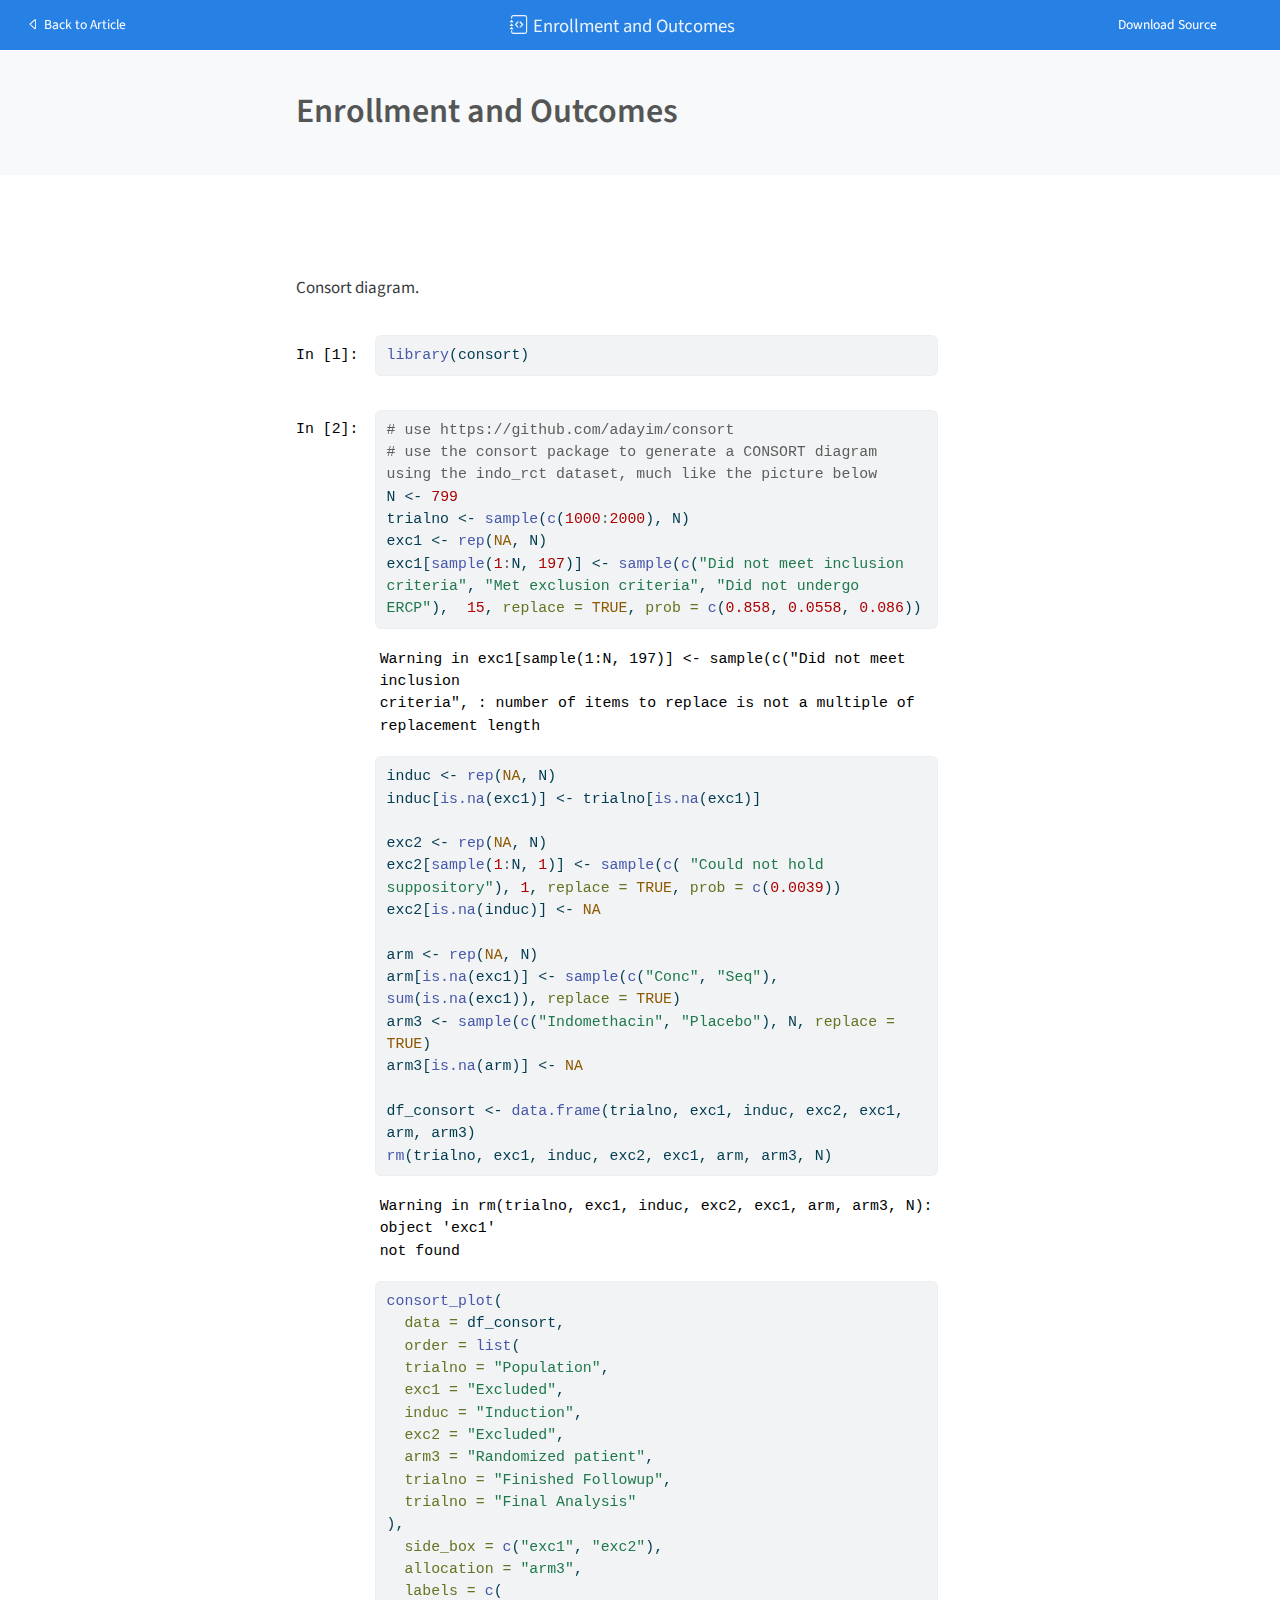
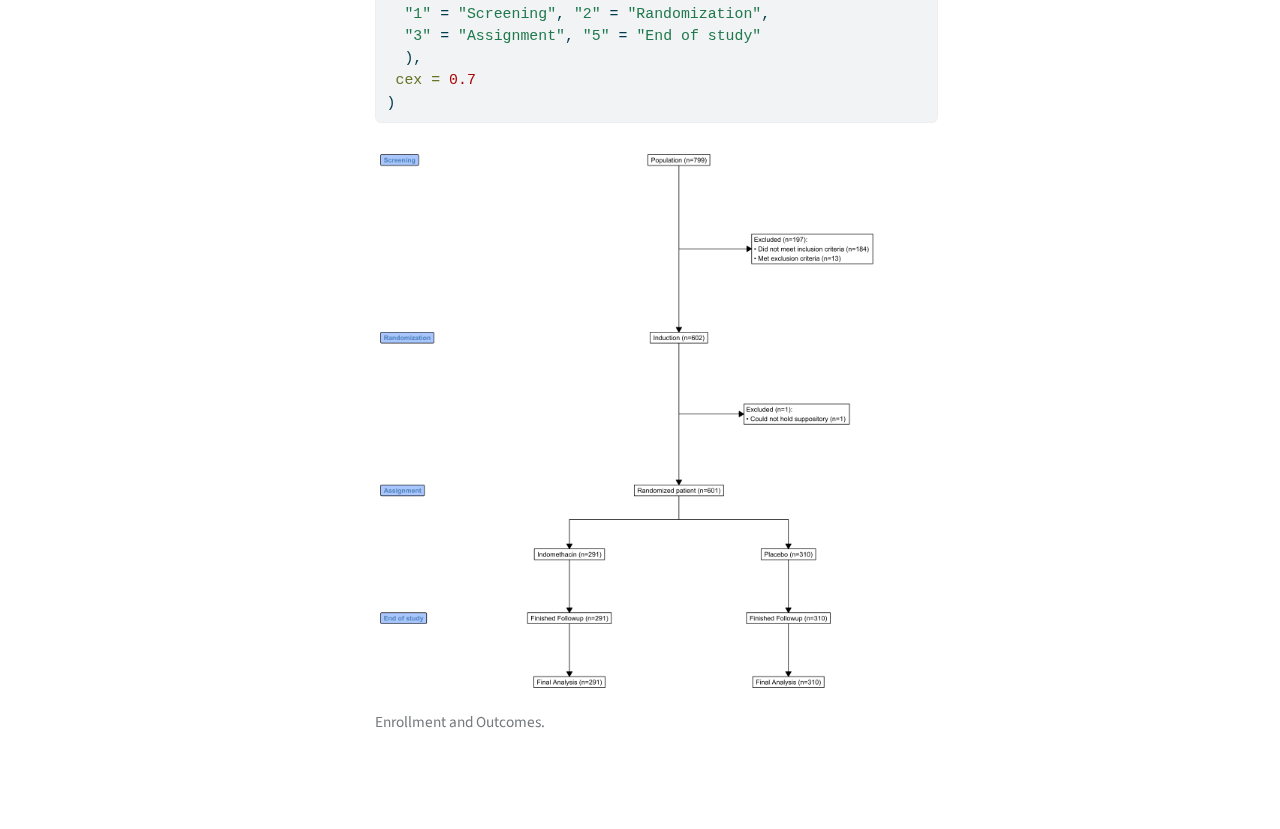
<file: _manuscript/notebooks/consort-preview.html>
<!DOCTYPE html>
<html xmlns="http://www.w3.org/1999/xhtml" lang="en" xml:lang="en"><head>
    <meta charset="utf-8">
    <meta name="generator" content="quarto-1.4.551">

    <meta name="viewport" content="width=device-width, initial-scale=1.0, user-scalable=yes">


    <title>Enrollment and Outcomes</title>
    <style>
      code{white-space: pre-wrap;}
      span.smallcaps{font-variant: small-caps;}
      div.columns{display: flex; gap: min(4vw, 1.5em);}
      div.column{flex: auto; overflow-x: auto;}
      div.hanging-indent{margin-left: 1.5em; text-indent: -1.5em;}
      ul.task-list{list-style: none;}
      ul.task-list li input[type="checkbox"] {
        width: 0.8em;
        margin: 0 0.8em 0.2em -1em; /* quarto-specific, see https://github.com/quarto-dev/quarto-cli/issues/4556 */ 
        vertical-align: middle;
      }
      /* CSS for syntax highlighting */
      pre > code.sourceCode { white-space: pre; position: relative; }
      pre > code.sourceCode > span { line-height: 1.25; }
      pre > code.sourceCode > span:empty { height: 1.2em; }
      .sourceCode { overflow: visible; }
      code.sourceCode > span { color: inherit; text-decoration: inherit; }
      div.sourceCode { margin: 1em 0; }
      pre.sourceCode { margin: 0; }
      @media screen {
      div.sourceCode { overflow: auto; }
      }
      @media print {
      pre > code.sourceCode { white-space: pre-wrap; }
      pre > code.sourceCode > span { text-indent: -5em; padding-left: 5em; }
      }
      pre.numberSource code
        { counter-reset: source-line 0; }
      pre.numberSource code > span
        { position: relative; left: -4em; counter-increment: source-line; }
      pre.numberSource code > span > a:first-child::before
        { content: counter(source-line);
          position: relative; left: -1em; text-align: right; vertical-align: baseline;
          border: none; display: inline-block;
          -webkit-touch-callout: none; -webkit-user-select: none;
          -khtml-user-select: none; -moz-user-select: none;
          -ms-user-select: none; user-select: none;
          padding: 0 4px; width: 4em;
        }
      pre.numberSource { margin-left: 3em;  padding-left: 4px; }
      div.sourceCode
        {   }
      @media screen {
      pre > code.sourceCode > span > a:first-child::before { text-decoration: underline; }
      }
    </style>

    <style>
      body.hypothesis-enabled #quarto-embed-header {
        padding-right: 36px;
      }

      #quarto-embed-header {
        height: 3em;
        width: 100%;
        display: flex;
        justify-content: space-between;
        align-items: center;
        border-bottom: solid 1px;
      }

      #quarto-embed-header h6 {
        font-size: 1.1em;
        padding-top: 0.6em;
        margin-left: 1em;
        margin-right: 1em;
        font-weight: 400;
      }

      #quarto-embed-header a.quarto-back-link,
      #quarto-embed-header a.quarto-download-embed {
        font-size: 0.8em;
        margin-top: 1em;
        margin-bottom: 1em;
        margin-left: 1em;
        margin-right: 1em;
      }

      .quarto-back-container {
        padding-left: 0.5em;
        display: flex;
      }

      .headroom {
          will-change: transform;
          transition: transform 200ms linear;
      }

      .headroom--pinned {
          transform: translateY(0%);
      }

      .headroom--unpinned {
          transform: translateY(-100%);
      }      
    </style>

    <script>
    window.document.addEventListener("DOMContentLoaded", function () {

      var header = window.document.querySelector("#quarto-embed-header");
      const titleBannerEl = window.document.querySelector("body > #title-block-header");
      if (titleBannerEl) {
        titleBannerEl.style.paddingTop = header.clientHeight + "px";
      }
      const contentEl = window.document.getElementById('quarto-content');
      for (const child of contentEl.children) {
        child.style.paddingTop = header.clientHeight + "px";
        child.style.marginTop = "1em";
      }

      // Use the article root if the `back` call doesn't work. This isn't perfect
      // but should typically work
      window.quartoBackToArticle = () => {
        var currentUrl = window.location.href;
        window.history.back();
        setTimeout(() => {
            // if location was not changed in 100 ms, then there is no history back
            if(currentUrl === window.location.href){              
                // redirect to site root
                window.location.href = "../index.html";
            }
        }, 100);
      }

      const headroom = new window.Headroom(header, {
        tolerance: 5,
        onPin: function () {
        },
        onUnpin: function () {
        },
      });
      headroom.init();
    });
    </script>

    
<script src="../site_libs/manuscript-notebook/headroom.min.js"></script>
<script src="../site_libs/clipboard/clipboard.min.js"></script>
<script src="../site_libs/quarto-html/quarto.js"></script>
<script src="../site_libs/quarto-html/popper.min.js"></script>
<script src="../site_libs/quarto-html/tippy.umd.min.js"></script>
<script src="../site_libs/quarto-html/anchor.min.js"></script>
<link href="../site_libs/quarto-html/tippy.css" rel="stylesheet">
<link href="../site_libs/quarto-html/quarto-syntax-highlighting.css" rel="stylesheet" id="quarto-text-highlighting-styles">
<script src="../site_libs/bootstrap/bootstrap.min.js"></script>
<link href="../site_libs/bootstrap/bootstrap-icons.css" rel="stylesheet">
<link href="../site_libs/bootstrap/bootstrap.min.css" rel="stylesheet" id="quarto-bootstrap" data-mode="light">
<script src="../site_libs/quarto-contrib/glightbox/glightbox.min.js"></script>
<link href="../site_libs/quarto-contrib/glightbox/glightbox.min.css" rel="stylesheet">
<link href="../site_libs/quarto-contrib/glightbox/lightbox.css" rel="stylesheet">
     <script async="" src="https://hypothes.is/embed.js"></script>
<script>
  window.document.addEventListener("DOMContentLoaded", function (_event) {
    document.body.classList.add('hypothesis-enabled');
  });
</script>  
      </head>

  <body class="quarto-notebook">
    <div id="quarto-embed-header" class="headroom fixed-top bg-primary">
      
      <a onclick="window.quartoBackToArticle(); return false;" class="btn btn-primary quarto-back-link" href=""><i class="bi bi-caret-left"></i> Back to Article</a>
      <h6><i class="bi bi-journal-code"></i> Enrollment and Outcomes</h6>

            <a href="../notebooks/consort.qmd" class="btn btn-primary quarto-download-embed" download="consort.qmd">Download Source</a>
          </div>

     <header id="title-block-header" class="quarto-title-block default toc-left page-columns page-full">
  <div class="quarto-title-banner page-columns page-full">
    <div class="quarto-title column-body">
      <h1 class="title">Enrollment and Outcomes</h1>
          </div>

    
    <div class="quarto-title-meta-container">
      <div class="quarto-title-meta-column-start">
        
        <div class="quarto-title-meta">

                
          
                
              </div>
      </div>
      <div class="quarto-title-meta-column-end quarto-other-formats-target">
      </div>
    </div>



    <div class="quarto-other-links-text-target">
    </div>  </div>
</header><div id="quarto-content" class="page-columns page-rows-contents page-layout-article toc-left">
<div id="quarto-sidebar-toc-left" class="sidebar toc-left">
  
</div>
<div id="quarto-margin-sidebar" class="sidebar margin-sidebar">
</div>
<main class="content quarto-banner-title-block" id="quarto-document-content">      

     <p>Consort diagram.</p>
<div class="cell-container"><div class="cell-decorator"><pre>In [1]:</pre></div><div class="cell">
<div class="sourceCode cell-code" id="cb1"><pre class="sourceCode r code-with-copy"><code class="sourceCode r"><span id="cb1-1"><a href="#cb1-1" aria-hidden="true" tabindex="-1"></a><span class="fu">library</span>(consort)</span></code><button title="Copy to Clipboard" class="code-copy-button"><i class="bi"></i></button></pre></div>
</div></div>
<div class="cell-container"><div class="cell-decorator"><pre>In [2]:</pre></div><div id="cell-fig-enrollment-outcomes" class="cell">
<div class="sourceCode cell-code" id="cb2"><pre class="sourceCode r code-with-copy"><code class="sourceCode r"><span id="cb2-1"><a href="#cb2-1" aria-hidden="true" tabindex="-1"></a><span class="co"># use https://github.com/adayim/consort </span></span>
<span id="cb2-2"><a href="#cb2-2" aria-hidden="true" tabindex="-1"></a><span class="co"># use the consort package to generate a CONSORT diagram using the indo_rct dataset, much like the picture below</span></span>
<span id="cb2-3"><a href="#cb2-3" aria-hidden="true" tabindex="-1"></a>N <span class="ot">&lt;-</span> <span class="dv">799</span></span>
<span id="cb2-4"><a href="#cb2-4" aria-hidden="true" tabindex="-1"></a>trialno <span class="ot">&lt;-</span> <span class="fu">sample</span>(<span class="fu">c</span>(<span class="dv">1000</span><span class="sc">:</span><span class="dv">2000</span>), N)</span>
<span id="cb2-5"><a href="#cb2-5" aria-hidden="true" tabindex="-1"></a>exc1 <span class="ot">&lt;-</span> <span class="fu">rep</span>(<span class="cn">NA</span>, N)</span>
<span id="cb2-6"><a href="#cb2-6" aria-hidden="true" tabindex="-1"></a>exc1[<span class="fu">sample</span>(<span class="dv">1</span><span class="sc">:</span>N, <span class="dv">197</span>)] <span class="ot">&lt;-</span> <span class="fu">sample</span>(<span class="fu">c</span>(<span class="st">"Did not meet inclusion criteria"</span>, <span class="st">"Met exclusion criteria"</span>, <span class="st">"Did not undergo ERCP"</span>),  <span class="dv">15</span>, <span class="at">replace =</span> <span class="cn">TRUE</span>, <span class="at">prob =</span> <span class="fu">c</span>(<span class="fl">0.858</span>, <span class="fl">0.0558</span>, <span class="fl">0.086</span>))</span></code><button title="Copy to Clipboard" class="code-copy-button"><i class="bi"></i></button></pre></div>
<div class="cell-output cell-output-stderr">
<pre><code>Warning in exc1[sample(1:N, 197)] &lt;- sample(c("Did not meet inclusion
criteria", : number of items to replace is not a multiple of replacement length</code></pre>
</div>
<div class="sourceCode cell-code" id="cb4"><pre class="sourceCode r code-with-copy"><code class="sourceCode r"><span id="cb4-1"><a href="#cb4-1" aria-hidden="true" tabindex="-1"></a>induc <span class="ot">&lt;-</span> <span class="fu">rep</span>(<span class="cn">NA</span>, N)</span>
<span id="cb4-2"><a href="#cb4-2" aria-hidden="true" tabindex="-1"></a>induc[<span class="fu">is.na</span>(exc1)] <span class="ot">&lt;-</span> trialno[<span class="fu">is.na</span>(exc1)]</span>
<span id="cb4-3"><a href="#cb4-3" aria-hidden="true" tabindex="-1"></a></span>
<span id="cb4-4"><a href="#cb4-4" aria-hidden="true" tabindex="-1"></a>exc2 <span class="ot">&lt;-</span> <span class="fu">rep</span>(<span class="cn">NA</span>, N)</span>
<span id="cb4-5"><a href="#cb4-5" aria-hidden="true" tabindex="-1"></a>exc2[<span class="fu">sample</span>(<span class="dv">1</span><span class="sc">:</span>N, <span class="dv">1</span>)] <span class="ot">&lt;-</span> <span class="fu">sample</span>(<span class="fu">c</span>( <span class="st">"Could not hold suppository"</span>), <span class="dv">1</span>, <span class="at">replace =</span> <span class="cn">TRUE</span>, <span class="at">prob =</span> <span class="fu">c</span>(<span class="fl">0.0039</span>))</span>
<span id="cb4-6"><a href="#cb4-6" aria-hidden="true" tabindex="-1"></a>exc2[<span class="fu">is.na</span>(induc)] <span class="ot">&lt;-</span> <span class="cn">NA</span></span>
<span id="cb4-7"><a href="#cb4-7" aria-hidden="true" tabindex="-1"></a></span>
<span id="cb4-8"><a href="#cb4-8" aria-hidden="true" tabindex="-1"></a>arm <span class="ot">&lt;-</span> <span class="fu">rep</span>(<span class="cn">NA</span>, N)</span>
<span id="cb4-9"><a href="#cb4-9" aria-hidden="true" tabindex="-1"></a>arm[<span class="fu">is.na</span>(exc1)] <span class="ot">&lt;-</span> <span class="fu">sample</span>(<span class="fu">c</span>(<span class="st">"Conc"</span>, <span class="st">"Seq"</span>), <span class="fu">sum</span>(<span class="fu">is.na</span>(exc1)), <span class="at">replace =</span> <span class="cn">TRUE</span>)</span>
<span id="cb4-10"><a href="#cb4-10" aria-hidden="true" tabindex="-1"></a>arm3 <span class="ot">&lt;-</span> <span class="fu">sample</span>(<span class="fu">c</span>(<span class="st">"Indomethacin"</span>, <span class="st">"Placebo"</span>), N, <span class="at">replace =</span> <span class="cn">TRUE</span>)</span>
<span id="cb4-11"><a href="#cb4-11" aria-hidden="true" tabindex="-1"></a>arm3[<span class="fu">is.na</span>(arm)] <span class="ot">&lt;-</span> <span class="cn">NA</span></span>
<span id="cb4-12"><a href="#cb4-12" aria-hidden="true" tabindex="-1"></a></span>
<span id="cb4-13"><a href="#cb4-13" aria-hidden="true" tabindex="-1"></a>df_consort <span class="ot">&lt;-</span> <span class="fu">data.frame</span>(trialno, exc1, induc, exc2, exc1, arm, arm3)</span>
<span id="cb4-14"><a href="#cb4-14" aria-hidden="true" tabindex="-1"></a><span class="fu">rm</span>(trialno, exc1, induc, exc2, exc1, arm, arm3, N)</span></code><button title="Copy to Clipboard" class="code-copy-button"><i class="bi"></i></button></pre></div>
<div class="cell-output cell-output-stderr">
<pre><code>Warning in rm(trialno, exc1, induc, exc2, exc1, arm, arm3, N): object 'exc1'
not found</code></pre>
</div>
<div class="sourceCode cell-code" id="cb6"><pre class="sourceCode r code-with-copy"><code class="sourceCode r"><span id="cb6-1"><a href="#cb6-1" aria-hidden="true" tabindex="-1"></a><span class="fu">consort_plot</span>(</span>
<span id="cb6-2"><a href="#cb6-2" aria-hidden="true" tabindex="-1"></a>  <span class="at">data =</span> df_consort,</span>
<span id="cb6-3"><a href="#cb6-3" aria-hidden="true" tabindex="-1"></a>  <span class="at">order =</span> <span class="fu">list</span>(</span>
<span id="cb6-4"><a href="#cb6-4" aria-hidden="true" tabindex="-1"></a>  <span class="at">trialno =</span> <span class="st">"Population"</span>,</span>
<span id="cb6-5"><a href="#cb6-5" aria-hidden="true" tabindex="-1"></a>  <span class="at">exc1 =</span> <span class="st">"Excluded"</span>,</span>
<span id="cb6-6"><a href="#cb6-6" aria-hidden="true" tabindex="-1"></a>  <span class="at">induc =</span> <span class="st">"Induction"</span>,</span>
<span id="cb6-7"><a href="#cb6-7" aria-hidden="true" tabindex="-1"></a>  <span class="at">exc2 =</span> <span class="st">"Excluded"</span>,</span>
<span id="cb6-8"><a href="#cb6-8" aria-hidden="true" tabindex="-1"></a>  <span class="at">arm3 =</span> <span class="st">"Randomized patient"</span>,</span>
<span id="cb6-9"><a href="#cb6-9" aria-hidden="true" tabindex="-1"></a>  <span class="at">trialno =</span> <span class="st">"Finished Followup"</span>,</span>
<span id="cb6-10"><a href="#cb6-10" aria-hidden="true" tabindex="-1"></a>  <span class="at">trialno =</span> <span class="st">"Final Analysis"</span></span>
<span id="cb6-11"><a href="#cb6-11" aria-hidden="true" tabindex="-1"></a>),</span>
<span id="cb6-12"><a href="#cb6-12" aria-hidden="true" tabindex="-1"></a>  <span class="at">side_box =</span> <span class="fu">c</span>(<span class="st">"exc1"</span>, <span class="st">"exc2"</span>),</span>
<span id="cb6-13"><a href="#cb6-13" aria-hidden="true" tabindex="-1"></a>  <span class="at">allocation =</span> <span class="st">"arm3"</span>,</span>
<span id="cb6-14"><a href="#cb6-14" aria-hidden="true" tabindex="-1"></a>  <span class="at">labels =</span> <span class="fu">c</span>(</span>
<span id="cb6-15"><a href="#cb6-15" aria-hidden="true" tabindex="-1"></a>  <span class="st">"1"</span> <span class="ot">=</span> <span class="st">"Screening"</span>, <span class="st">"2"</span> <span class="ot">=</span> <span class="st">"Randomization"</span>,</span>
<span id="cb6-16"><a href="#cb6-16" aria-hidden="true" tabindex="-1"></a>  <span class="st">"3"</span> <span class="ot">=</span> <span class="st">"Assignment"</span>, <span class="st">"5"</span> <span class="ot">=</span> <span class="st">"End of study"</span></span>
<span id="cb6-17"><a href="#cb6-17" aria-hidden="true" tabindex="-1"></a>  ),</span>
<span id="cb6-18"><a href="#cb6-18" aria-hidden="true" tabindex="-1"></a> <span class="at">cex =</span> <span class="fl">0.7</span></span>
<span id="cb6-19"><a href="#cb6-19" aria-hidden="true" tabindex="-1"></a>)</span></code><button title="Copy to Clipboard" class="code-copy-button"><i class="bi"></i></button></pre></div>
<div class="cell-output-display">
<div id="fig-enrollment-outcomes" class="quarto-figure quarto-figure-center quarto-float anchored">
<figure class="quarto-float quarto-float-fig figure">
<div aria-describedby="fig-enrollment-outcomes-caption-0ceaefa1-69ba-4598-a22c-09a6ac19f8ca" class="">
<a href="consort_files/figure-html/fig-enrollment-outcomes-1.png" class="lightbox" data-glightbox="description: .lightbox-desc-1" data-gallery="quarto-lightbox-gallery-1"><img src="consort_files/figure-html/fig-enrollment-outcomes-1.png" class="img-fluid figure-img" width="3000"></a>
</div>
<figcaption class="quarto-float-caption-bottom quarto-float-caption quarto-float-fig" id="fig-enrollment-outcomes-caption-0ceaefa1-69ba-4598-a22c-09a6ac19f8ca">
Enrollment and Outcomes.
</figcaption>
</figure>
</div>
</div>
</div></div>
<div class="hidden" aria-hidden="true">
<span class="glightbox-desc lightbox-desc-1">Enrollment and Outcomes.</span>
</div>
     </main>
<!-- /main column -->  <script id="quarto-html-after-body" type="application/javascript">
window.document.addEventListener("DOMContentLoaded", function (event) {
  const toggleBodyColorMode = (bsSheetEl) => {
    const mode = bsSheetEl.getAttribute("data-mode");
    const bodyEl = window.document.querySelector("body");
    if (mode === "dark") {
      bodyEl.classList.add("quarto-dark");
      bodyEl.classList.remove("quarto-light");
    } else {
      bodyEl.classList.add("quarto-light");
      bodyEl.classList.remove("quarto-dark");
    }
  }
  const toggleBodyColorPrimary = () => {
    const bsSheetEl = window.document.querySelector("link#quarto-bootstrap");
    if (bsSheetEl) {
      toggleBodyColorMode(bsSheetEl);
    }
  }
  toggleBodyColorPrimary();  
  const icon = "";
  const anchorJS = new window.AnchorJS();
  anchorJS.options = {
    placement: 'right',
    icon: icon
  };
  anchorJS.add('.anchored');
  const isCodeAnnotation = (el) => {
    for (const clz of el.classList) {
      if (clz.startsWith('code-annotation-')) {                     
        return true;
      }
    }
    return false;
  }
  const clipboard = new window.ClipboardJS('.code-copy-button', {
    text: function(trigger) {
      const codeEl = trigger.previousElementSibling.cloneNode(true);
      for (const childEl of codeEl.children) {
        if (isCodeAnnotation(childEl)) {
          childEl.remove();
        }
      }
      return codeEl.innerText;
    }
  });
  clipboard.on('success', function(e) {
    // button target
    const button = e.trigger;
    // don't keep focus
    button.blur();
    // flash "checked"
    button.classList.add('code-copy-button-checked');
    var currentTitle = button.getAttribute("title");
    button.setAttribute("title", "Copied!");
    let tooltip;
    if (window.bootstrap) {
      button.setAttribute("data-bs-toggle", "tooltip");
      button.setAttribute("data-bs-placement", "left");
      button.setAttribute("data-bs-title", "Copied!");
      tooltip = new bootstrap.Tooltip(button, 
        { trigger: "manual", 
          customClass: "code-copy-button-tooltip",
          offset: [0, -8]});
      tooltip.show();    
    }
    setTimeout(function() {
      if (tooltip) {
        tooltip.hide();
        button.removeAttribute("data-bs-title");
        button.removeAttribute("data-bs-toggle");
        button.removeAttribute("data-bs-placement");
      }
      button.setAttribute("title", currentTitle);
      button.classList.remove('code-copy-button-checked');
    }, 1000);
    // clear code selection
    e.clearSelection();
  });
    var localhostRegex = new RegExp(/^(?:http|https):\/\/localhost\:?[0-9]*\//);
    var mailtoRegex = new RegExp(/^mailto:/);
      var filterRegex = new RegExp('/' + window.location.host + '/');
    var isInternal = (href) => {
        return filterRegex.test(href) || localhostRegex.test(href) || mailtoRegex.test(href);
    }
    // Inspect non-navigation links and adorn them if external
 	var links = window.document.querySelectorAll('a[href]:not(.nav-link):not(.navbar-brand):not(.toc-action):not(.sidebar-link):not(.sidebar-item-toggle):not(.pagination-link):not(.no-external):not([aria-hidden]):not(.dropdown-item):not(.quarto-navigation-tool)');
    for (var i=0; i<links.length; i++) {
      const link = links[i];
      if (!isInternal(link.href)) {
        // undo the damage that might have been done by quarto-nav.js in the case of
        // links that we want to consider external
        if (link.dataset.originalHref !== undefined) {
          link.href = link.dataset.originalHref;
        }
      }
    }
  function tippyHover(el, contentFn, onTriggerFn, onUntriggerFn) {
    const config = {
      allowHTML: true,
      maxWidth: 500,
      delay: 100,
      arrow: false,
      appendTo: function(el) {
          return el.parentElement;
      },
      interactive: true,
      interactiveBorder: 10,
      theme: 'quarto',
      placement: 'bottom-start',
    };
    if (contentFn) {
      config.content = contentFn;
    }
    if (onTriggerFn) {
      config.onTrigger = onTriggerFn;
    }
    if (onUntriggerFn) {
      config.onUntrigger = onUntriggerFn;
    }
    window.tippy(el, config); 
  }
  const noterefs = window.document.querySelectorAll('a[role="doc-noteref"]');
  for (var i=0; i<noterefs.length; i++) {
    const ref = noterefs[i];
    tippyHover(ref, function() {
      // use id or data attribute instead here
      let href = ref.getAttribute('data-footnote-href') || ref.getAttribute('href');
      try { href = new URL(href).hash; } catch {}
      const id = href.replace(/^#\/?/, "");
      const note = window.document.getElementById(id);
      if (note) {
        return note.innerHTML;
      } else {
        return "";
      }
    });
  }
  const xrefs = window.document.querySelectorAll('a.quarto-xref');
  const processXRef = (id, note) => {
    // Strip column container classes
    const stripColumnClz = (el) => {
      el.classList.remove("page-full", "page-columns");
      if (el.children) {
        for (const child of el.children) {
          stripColumnClz(child);
        }
      }
    }
    stripColumnClz(note)
    if (id === null || id.startsWith('sec-')) {
      // Special case sections, only their first couple elements
      const container = document.createElement("div");
      if (note.children && note.children.length > 2) {
        container.appendChild(note.children[0].cloneNode(true));
        for (let i = 1; i < note.children.length; i++) {
          const child = note.children[i];
          if (child.tagName === "P" && child.innerText === "") {
            continue;
          } else {
            container.appendChild(child.cloneNode(true));
            break;
          }
        }
        if (window.Quarto?.typesetMath) {
          window.Quarto.typesetMath(container);
        }
        return container.innerHTML
      } else {
        if (window.Quarto?.typesetMath) {
          window.Quarto.typesetMath(note);
        }
        return note.innerHTML;
      }
    } else {
      // Remove any anchor links if they are present
      const anchorLink = note.querySelector('a.anchorjs-link');
      if (anchorLink) {
        anchorLink.remove();
      }
      if (window.Quarto?.typesetMath) {
        window.Quarto.typesetMath(note);
      }
      // TODO in 1.5, we should make sure this works without a callout special case
      if (note.classList.contains("callout")) {
        return note.outerHTML;
      } else {
        return note.innerHTML;
      }
    }
  }
  for (var i=0; i<xrefs.length; i++) {
    const xref = xrefs[i];
    tippyHover(xref, undefined, function(instance) {
      instance.disable();
      let url = xref.getAttribute('href');
      let hash = undefined; 
      if (url.startsWith('#')) {
        hash = url;
      } else {
        try { hash = new URL(url).hash; } catch {}
      }
      if (hash) {
        const id = hash.replace(/^#\/?/, "");
        const note = window.document.getElementById(id);
        if (note !== null) {
          try {
            const html = processXRef(id, note.cloneNode(true));
            instance.setContent(html);
          } finally {
            instance.enable();
            instance.show();
          }
        } else {
          // See if we can fetch this
          fetch(url.split('#')[0])
          .then(res => res.text())
          .then(html => {
            const parser = new DOMParser();
            const htmlDoc = parser.parseFromString(html, "text/html");
            const note = htmlDoc.getElementById(id);
            if (note !== null) {
              const html = processXRef(id, note);
              instance.setContent(html);
            } 
          }).finally(() => {
            instance.enable();
            instance.show();
          });
        }
      } else {
        // See if we can fetch a full url (with no hash to target)
        // This is a special case and we should probably do some content thinning / targeting
        fetch(url)
        .then(res => res.text())
        .then(html => {
          const parser = new DOMParser();
          const htmlDoc = parser.parseFromString(html, "text/html");
          const note = htmlDoc.querySelector('main.content');
          if (note !== null) {
            // This should only happen for chapter cross references
            // (since there is no id in the URL)
            // remove the first header
            if (note.children.length > 0 && note.children[0].tagName === "HEADER") {
              note.children[0].remove();
            }
            const html = processXRef(null, note);
            instance.setContent(html);
          } 
        }).finally(() => {
          instance.enable();
          instance.show();
        });
      }
    }, function(instance) {
    });
  }
      let selectedAnnoteEl;
      const selectorForAnnotation = ( cell, annotation) => {
        let cellAttr = 'data-code-cell="' + cell + '"';
        let lineAttr = 'data-code-annotation="' +  annotation + '"';
        const selector = 'span[' + cellAttr + '][' + lineAttr + ']';
        return selector;
      }
      const selectCodeLines = (annoteEl) => {
        const doc = window.document;
        const targetCell = annoteEl.getAttribute("data-target-cell");
        const targetAnnotation = annoteEl.getAttribute("data-target-annotation");
        const annoteSpan = window.document.querySelector(selectorForAnnotation(targetCell, targetAnnotation));
        const lines = annoteSpan.getAttribute("data-code-lines").split(",");
        const lineIds = lines.map((line) => {
          return targetCell + "-" + line;
        })
        let top = null;
        let height = null;
        let parent = null;
        if (lineIds.length > 0) {
            //compute the position of the single el (top and bottom and make a div)
            const el = window.document.getElementById(lineIds[0]);
            top = el.offsetTop;
            height = el.offsetHeight;
            parent = el.parentElement.parentElement;
          if (lineIds.length > 1) {
            const lastEl = window.document.getElementById(lineIds[lineIds.length - 1]);
            const bottom = lastEl.offsetTop + lastEl.offsetHeight;
            height = bottom - top;
          }
          if (top !== null && height !== null && parent !== null) {
            // cook up a div (if necessary) and position it 
            let div = window.document.getElementById("code-annotation-line-highlight");
            if (div === null) {
              div = window.document.createElement("div");
              div.setAttribute("id", "code-annotation-line-highlight");
              div.style.position = 'absolute';
              parent.appendChild(div);
            }
            div.style.top = top - 2 + "px";
            div.style.height = height + 4 + "px";
            div.style.left = 0;
            let gutterDiv = window.document.getElementById("code-annotation-line-highlight-gutter");
            if (gutterDiv === null) {
              gutterDiv = window.document.createElement("div");
              gutterDiv.setAttribute("id", "code-annotation-line-highlight-gutter");
              gutterDiv.style.position = 'absolute';
              const codeCell = window.document.getElementById(targetCell);
              const gutter = codeCell.querySelector('.code-annotation-gutter');
              gutter.appendChild(gutterDiv);
            }
            gutterDiv.style.top = top - 2 + "px";
            gutterDiv.style.height = height + 4 + "px";
          }
          selectedAnnoteEl = annoteEl;
        }
      };
      const unselectCodeLines = () => {
        const elementsIds = ["code-annotation-line-highlight", "code-annotation-line-highlight-gutter"];
        elementsIds.forEach((elId) => {
          const div = window.document.getElementById(elId);
          if (div) {
            div.remove();
          }
        });
        selectedAnnoteEl = undefined;
      };
        // Handle positioning of the toggle
    window.addEventListener(
      "resize",
      throttle(() => {
        elRect = undefined;
        if (selectedAnnoteEl) {
          selectCodeLines(selectedAnnoteEl);
        }
      }, 10)
    );
    function throttle(fn, ms) {
    let throttle = false;
    let timer;
      return (...args) => {
        if(!throttle) { // first call gets through
            fn.apply(this, args);
            throttle = true;
        } else { // all the others get throttled
            if(timer) clearTimeout(timer); // cancel #2
            timer = setTimeout(() => {
              fn.apply(this, args);
              timer = throttle = false;
            }, ms);
        }
      };
    }
      // Attach click handler to the DT
      const annoteDls = window.document.querySelectorAll('dt[data-target-cell]');
      for (const annoteDlNode of annoteDls) {
        annoteDlNode.addEventListener('click', (event) => {
          const clickedEl = event.target;
          if (clickedEl !== selectedAnnoteEl) {
            unselectCodeLines();
            const activeEl = window.document.querySelector('dt[data-target-cell].code-annotation-active');
            if (activeEl) {
              activeEl.classList.remove('code-annotation-active');
            }
            selectCodeLines(clickedEl);
            clickedEl.classList.add('code-annotation-active');
          } else {
            // Unselect the line
            unselectCodeLines();
            clickedEl.classList.remove('code-annotation-active');
          }
        });
      }
  const findCites = (el) => {
    const parentEl = el.parentElement;
    if (parentEl) {
      const cites = parentEl.dataset.cites;
      if (cites) {
        return {
          el,
          cites: cites.split(' ')
        };
      } else {
        return findCites(el.parentElement)
      }
    } else {
      return undefined;
    }
  };
  var bibliorefs = window.document.querySelectorAll('a[role="doc-biblioref"]');
  for (var i=0; i<bibliorefs.length; i++) {
    const ref = bibliorefs[i];
    const citeInfo = findCites(ref);
    if (citeInfo) {
      tippyHover(citeInfo.el, function() {
        var popup = window.document.createElement('div');
        citeInfo.cites.forEach(function(cite) {
          var citeDiv = window.document.createElement('div');
          citeDiv.classList.add('hanging-indent');
          citeDiv.classList.add('csl-entry');
          var biblioDiv = window.document.getElementById('ref-' + cite);
          if (biblioDiv) {
            citeDiv.innerHTML = biblioDiv.innerHTML;
          }
          popup.appendChild(citeDiv);
        });
        return popup.innerHTML;
      });
    }
  }
});
</script>  </div> <!-- /content -->  <script>var lightboxQuarto = GLightbox({"loop":false,"closeEffect":"zoom","selector":".lightbox","openEffect":"zoom","descPosition":"bottom"});
window.onload = () => {
  lightboxQuarto.on('slide_before_load', (data) => {
    const { slideIndex, slideNode, slideConfig, player, trigger } = data;
    const href = trigger.getAttribute('href');
    if (href !== null) {
      const imgEl = window.document.querySelector(`a[href="${href}"] img`);
      if (imgEl !== null) {
        const srcAttr = imgEl.getAttribute("src");
        if (srcAttr && srcAttr.startsWith("data:")) {
          slideConfig.href = srcAttr;
        }
      }
    } 
  });

  lightboxQuarto.on('slide_after_load', (data) => {
    const { slideIndex, slideNode, slideConfig, player, trigger } = data;
    if (window.Quarto?.typesetMath) {
      window.Quarto.typesetMath(slideNode);
    }
  });

};
          </script> 
  
</body></html>
</file>
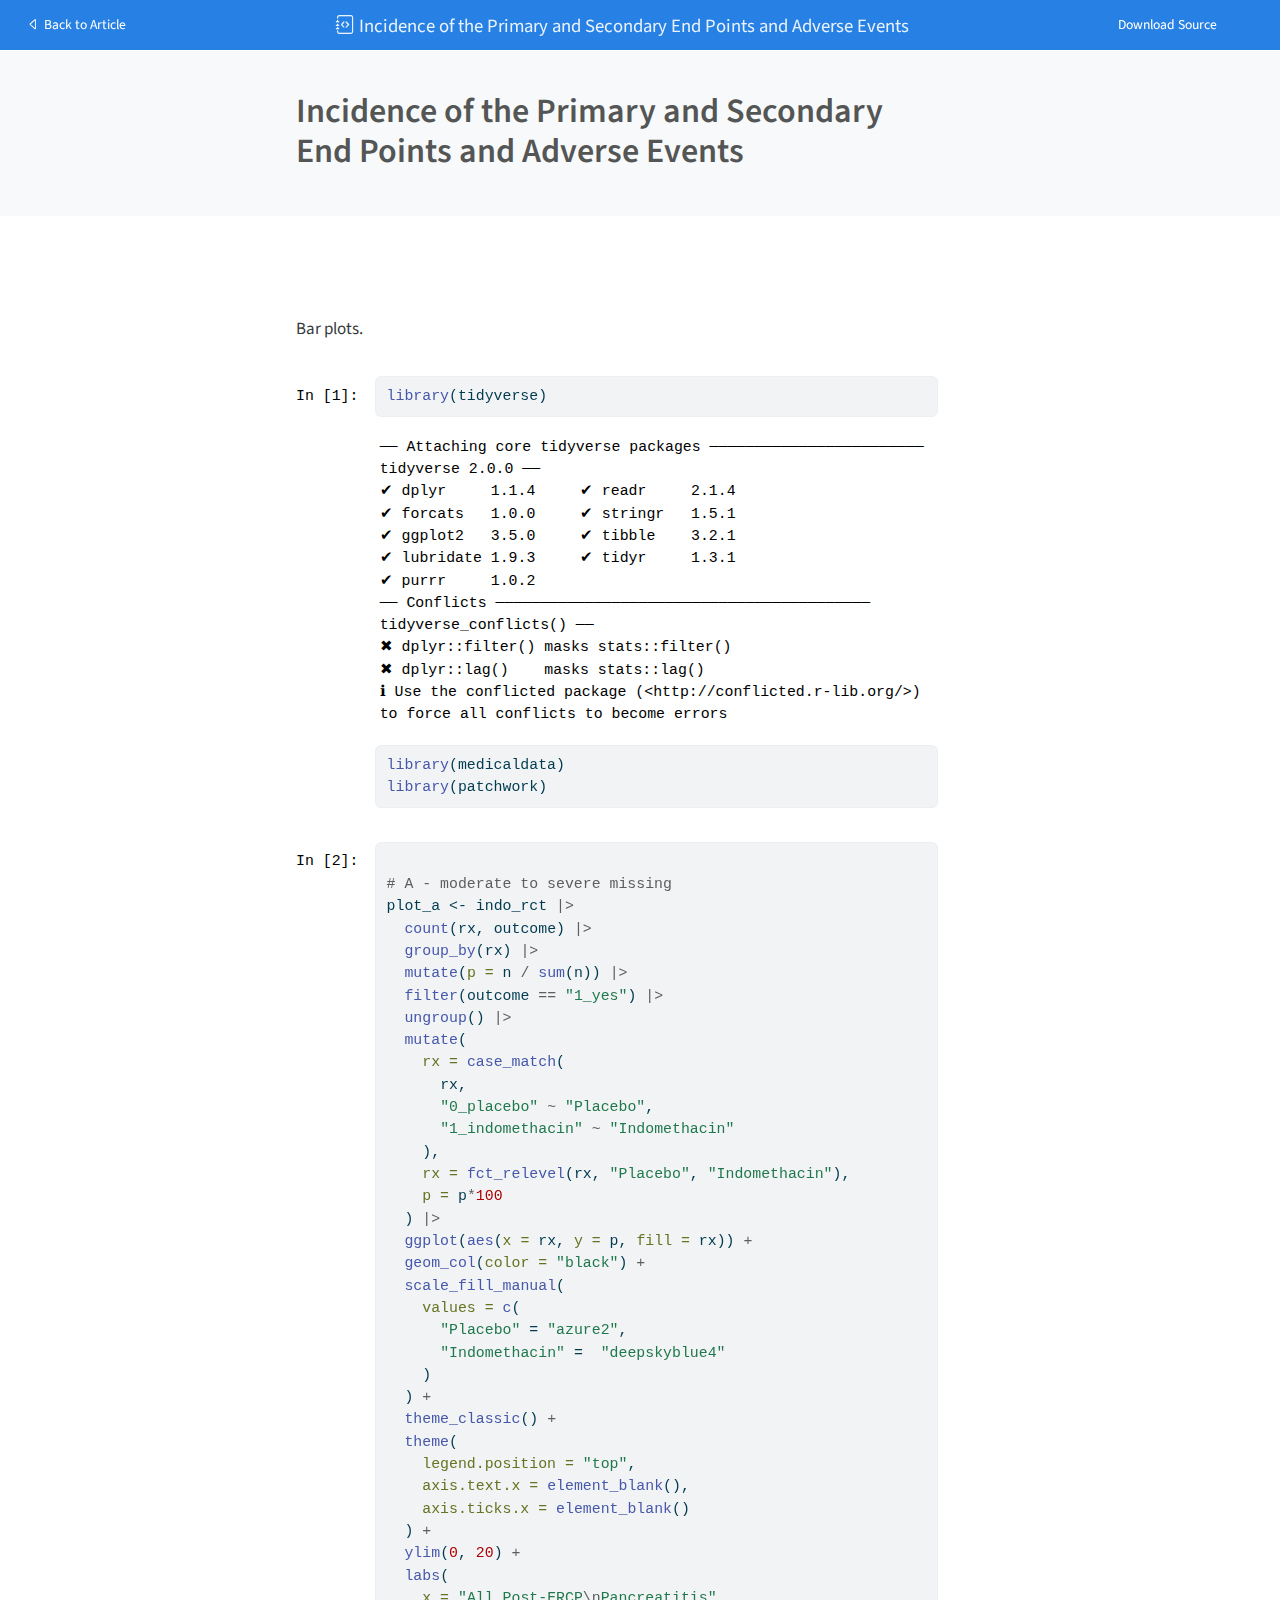
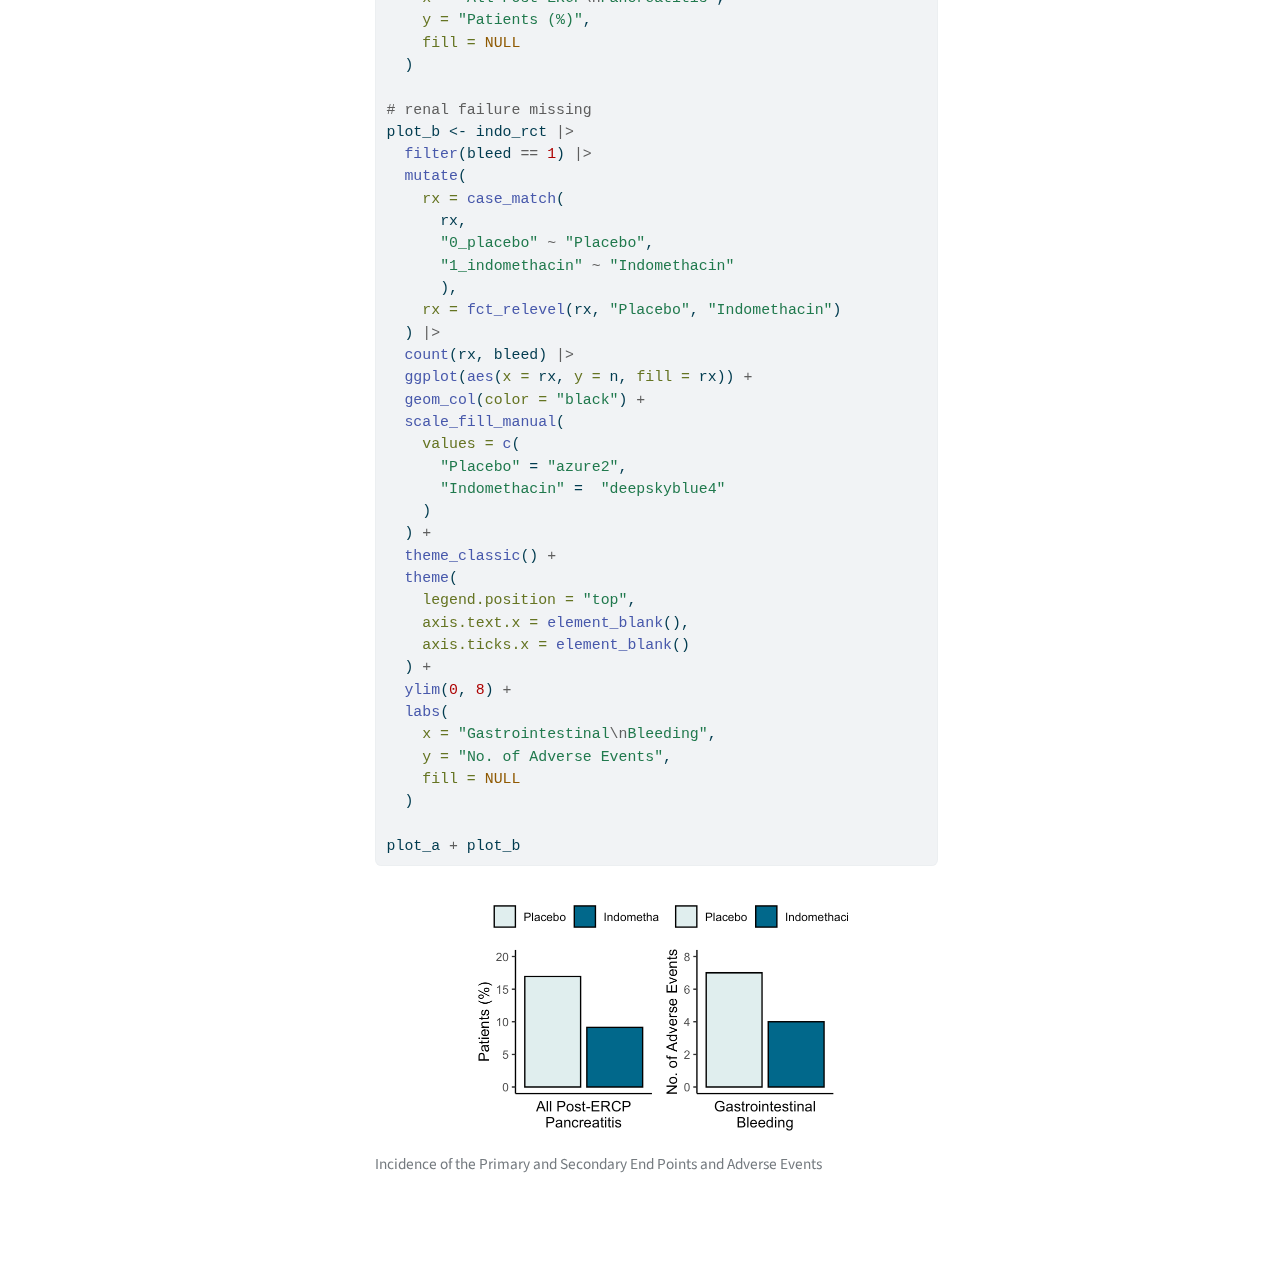
<file: _manuscript/notebooks/incidences-preview.html>
<!DOCTYPE html>
<html xmlns="http://www.w3.org/1999/xhtml" lang="en" xml:lang="en"><head>
    <meta charset="utf-8">
    <meta name="generator" content="quarto-1.4.551">

    <meta name="viewport" content="width=device-width, initial-scale=1.0, user-scalable=yes">


    <title>Incidence of the Primary and Secondary End Points and Adverse Events</title>
    <style>
      code{white-space: pre-wrap;}
      span.smallcaps{font-variant: small-caps;}
      div.columns{display: flex; gap: min(4vw, 1.5em);}
      div.column{flex: auto; overflow-x: auto;}
      div.hanging-indent{margin-left: 1.5em; text-indent: -1.5em;}
      ul.task-list{list-style: none;}
      ul.task-list li input[type="checkbox"] {
        width: 0.8em;
        margin: 0 0.8em 0.2em -1em; /* quarto-specific, see https://github.com/quarto-dev/quarto-cli/issues/4556 */ 
        vertical-align: middle;
      }
      /* CSS for syntax highlighting */
      pre > code.sourceCode { white-space: pre; position: relative; }
      pre > code.sourceCode > span { line-height: 1.25; }
      pre > code.sourceCode > span:empty { height: 1.2em; }
      .sourceCode { overflow: visible; }
      code.sourceCode > span { color: inherit; text-decoration: inherit; }
      div.sourceCode { margin: 1em 0; }
      pre.sourceCode { margin: 0; }
      @media screen {
      div.sourceCode { overflow: auto; }
      }
      @media print {
      pre > code.sourceCode { white-space: pre-wrap; }
      pre > code.sourceCode > span { text-indent: -5em; padding-left: 5em; }
      }
      pre.numberSource code
        { counter-reset: source-line 0; }
      pre.numberSource code > span
        { position: relative; left: -4em; counter-increment: source-line; }
      pre.numberSource code > span > a:first-child::before
        { content: counter(source-line);
          position: relative; left: -1em; text-align: right; vertical-align: baseline;
          border: none; display: inline-block;
          -webkit-touch-callout: none; -webkit-user-select: none;
          -khtml-user-select: none; -moz-user-select: none;
          -ms-user-select: none; user-select: none;
          padding: 0 4px; width: 4em;
        }
      pre.numberSource { margin-left: 3em;  padding-left: 4px; }
      div.sourceCode
        {   }
      @media screen {
      pre > code.sourceCode > span > a:first-child::before { text-decoration: underline; }
      }
    </style>

    <style>
      body.hypothesis-enabled #quarto-embed-header {
        padding-right: 36px;
      }

      #quarto-embed-header {
        height: 3em;
        width: 100%;
        display: flex;
        justify-content: space-between;
        align-items: center;
        border-bottom: solid 1px;
      }

      #quarto-embed-header h6 {
        font-size: 1.1em;
        padding-top: 0.6em;
        margin-left: 1em;
        margin-right: 1em;
        font-weight: 400;
      }

      #quarto-embed-header a.quarto-back-link,
      #quarto-embed-header a.quarto-download-embed {
        font-size: 0.8em;
        margin-top: 1em;
        margin-bottom: 1em;
        margin-left: 1em;
        margin-right: 1em;
      }

      .quarto-back-container {
        padding-left: 0.5em;
        display: flex;
      }

      .headroom {
          will-change: transform;
          transition: transform 200ms linear;
      }

      .headroom--pinned {
          transform: translateY(0%);
      }

      .headroom--unpinned {
          transform: translateY(-100%);
      }      
    </style>

    <script>
    window.document.addEventListener("DOMContentLoaded", function () {

      var header = window.document.querySelector("#quarto-embed-header");
      const titleBannerEl = window.document.querySelector("body > #title-block-header");
      if (titleBannerEl) {
        titleBannerEl.style.paddingTop = header.clientHeight + "px";
      }
      const contentEl = window.document.getElementById('quarto-content');
      for (const child of contentEl.children) {
        child.style.paddingTop = header.clientHeight + "px";
        child.style.marginTop = "1em";
      }

      // Use the article root if the `back` call doesn't work. This isn't perfect
      // but should typically work
      window.quartoBackToArticle = () => {
        var currentUrl = window.location.href;
        window.history.back();
        setTimeout(() => {
            // if location was not changed in 100 ms, then there is no history back
            if(currentUrl === window.location.href){              
                // redirect to site root
                window.location.href = "../index.html";
            }
        }, 100);
      }

      const headroom = new window.Headroom(header, {
        tolerance: 5,
        onPin: function () {
        },
        onUnpin: function () {
        },
      });
      headroom.init();
    });
    </script>

    
<script src="../site_libs/manuscript-notebook/headroom.min.js"></script>
<script src="../site_libs/clipboard/clipboard.min.js"></script>
<script src="../site_libs/quarto-html/quarto.js"></script>
<script src="../site_libs/quarto-html/popper.min.js"></script>
<script src="../site_libs/quarto-html/tippy.umd.min.js"></script>
<script src="../site_libs/quarto-html/anchor.min.js"></script>
<link href="../site_libs/quarto-html/tippy.css" rel="stylesheet">
<link href="../site_libs/quarto-html/quarto-syntax-highlighting.css" rel="stylesheet" id="quarto-text-highlighting-styles">
<script src="../site_libs/bootstrap/bootstrap.min.js"></script>
<link href="../site_libs/bootstrap/bootstrap-icons.css" rel="stylesheet">
<link href="../site_libs/bootstrap/bootstrap.min.css" rel="stylesheet" id="quarto-bootstrap" data-mode="light">
<script src="../site_libs/quarto-contrib/glightbox/glightbox.min.js"></script>
<link href="../site_libs/quarto-contrib/glightbox/glightbox.min.css" rel="stylesheet">
<link href="../site_libs/quarto-contrib/glightbox/lightbox.css" rel="stylesheet">
     <script async="" src="https://hypothes.is/embed.js"></script>
<script>
  window.document.addEventListener("DOMContentLoaded", function (_event) {
    document.body.classList.add('hypothesis-enabled');
  });
</script>  
      </head>

  <body class="quarto-notebook">
    <div id="quarto-embed-header" class="headroom fixed-top bg-primary">
      
      <a onclick="window.quartoBackToArticle(); return false;" class="btn btn-primary quarto-back-link" href=""><i class="bi bi-caret-left"></i> Back to Article</a>
      <h6><i class="bi bi-journal-code"></i> Incidence of the Primary and Secondary End Points and Adverse Events</h6>

            <a href="../notebooks/incidences.qmd" class="btn btn-primary quarto-download-embed" download="incidences.qmd">Download Source</a>
          </div>

     <header id="title-block-header" class="quarto-title-block default toc-left page-columns page-full">
  <div class="quarto-title-banner page-columns page-full">
    <div class="quarto-title column-body">
      <h1 class="title">Incidence of the Primary and Secondary End Points and Adverse Events</h1>
          </div>

    
    <div class="quarto-title-meta-container">
      <div class="quarto-title-meta-column-start">
        
        <div class="quarto-title-meta">

                
          
                
              </div>
      </div>
      <div class="quarto-title-meta-column-end quarto-other-formats-target">
      </div>
    </div>



    <div class="quarto-other-links-text-target">
    </div>  </div>
</header><div id="quarto-content" class="page-columns page-rows-contents page-layout-article toc-left">
<div id="quarto-sidebar-toc-left" class="sidebar toc-left">
  
</div>
<div id="quarto-margin-sidebar" class="sidebar margin-sidebar">
</div>
<main class="content quarto-banner-title-block" id="quarto-document-content">      

     <p>Bar plots.</p>
<div class="cell-container"><div class="cell-decorator"><pre>In [1]:</pre></div><div class="cell">
<div class="sourceCode cell-code" id="cb1"><pre class="sourceCode r code-with-copy"><code class="sourceCode r"><span id="cb1-1"><a href="#cb1-1" aria-hidden="true" tabindex="-1"></a><span class="fu">library</span>(tidyverse)</span></code><button title="Copy to Clipboard" class="code-copy-button"><i class="bi"></i></button></pre></div>
<div class="cell-output cell-output-stderr">
<pre><code>── Attaching core tidyverse packages ──────────────────────── tidyverse 2.0.0 ──
✔ dplyr     1.1.4     ✔ readr     2.1.4
✔ forcats   1.0.0     ✔ stringr   1.5.1
✔ ggplot2   3.5.0     ✔ tibble    3.2.1
✔ lubridate 1.9.3     ✔ tidyr     1.3.1
✔ purrr     1.0.2     
── Conflicts ────────────────────────────────────────── tidyverse_conflicts() ──
✖ dplyr::filter() masks stats::filter()
✖ dplyr::lag()    masks stats::lag()
ℹ Use the conflicted package (&lt;http://conflicted.r-lib.org/&gt;) to force all conflicts to become errors</code></pre>
</div>
<div class="sourceCode cell-code" id="cb3"><pre class="sourceCode r code-with-copy"><code class="sourceCode r"><span id="cb3-1"><a href="#cb3-1" aria-hidden="true" tabindex="-1"></a><span class="fu">library</span>(medicaldata)</span>
<span id="cb3-2"><a href="#cb3-2" aria-hidden="true" tabindex="-1"></a><span class="fu">library</span>(patchwork)</span></code><button title="Copy to Clipboard" class="code-copy-button"><i class="bi"></i></button></pre></div>
</div></div>
<div class="cell-container"><div class="cell-decorator"><pre>In [2]:</pre></div><div id="cell-fig-incidences-adverse-events" class="cell">
<div class="sourceCode cell-code" id="cb4"><pre class="sourceCode r code-with-copy"><code class="sourceCode r"><span id="cb4-1"><a href="#cb4-1" aria-hidden="true" tabindex="-1"></a></span>
<span id="cb4-2"><a href="#cb4-2" aria-hidden="true" tabindex="-1"></a><span class="co"># A - moderate to severe missing</span></span>
<span id="cb4-3"><a href="#cb4-3" aria-hidden="true" tabindex="-1"></a>plot_a <span class="ot">&lt;-</span> indo_rct <span class="sc">|&gt;</span> </span>
<span id="cb4-4"><a href="#cb4-4" aria-hidden="true" tabindex="-1"></a>  <span class="fu">count</span>(rx, outcome) <span class="sc">|&gt;</span></span>
<span id="cb4-5"><a href="#cb4-5" aria-hidden="true" tabindex="-1"></a>  <span class="fu">group_by</span>(rx) <span class="sc">|&gt;</span></span>
<span id="cb4-6"><a href="#cb4-6" aria-hidden="true" tabindex="-1"></a>  <span class="fu">mutate</span>(<span class="at">p =</span> n <span class="sc">/</span> <span class="fu">sum</span>(n)) <span class="sc">|&gt;</span></span>
<span id="cb4-7"><a href="#cb4-7" aria-hidden="true" tabindex="-1"></a>  <span class="fu">filter</span>(outcome <span class="sc">==</span> <span class="st">"1_yes"</span>) <span class="sc">|&gt;</span></span>
<span id="cb4-8"><a href="#cb4-8" aria-hidden="true" tabindex="-1"></a>  <span class="fu">ungroup</span>() <span class="sc">|&gt;</span></span>
<span id="cb4-9"><a href="#cb4-9" aria-hidden="true" tabindex="-1"></a>  <span class="fu">mutate</span>(</span>
<span id="cb4-10"><a href="#cb4-10" aria-hidden="true" tabindex="-1"></a>    <span class="at">rx =</span> <span class="fu">case_match</span>(</span>
<span id="cb4-11"><a href="#cb4-11" aria-hidden="true" tabindex="-1"></a>      rx, </span>
<span id="cb4-12"><a href="#cb4-12" aria-hidden="true" tabindex="-1"></a>      <span class="st">"0_placebo"</span> <span class="sc">~</span> <span class="st">"Placebo"</span>,</span>
<span id="cb4-13"><a href="#cb4-13" aria-hidden="true" tabindex="-1"></a>      <span class="st">"1_indomethacin"</span> <span class="sc">~</span> <span class="st">"Indomethacin"</span></span>
<span id="cb4-14"><a href="#cb4-14" aria-hidden="true" tabindex="-1"></a>    ),</span>
<span id="cb4-15"><a href="#cb4-15" aria-hidden="true" tabindex="-1"></a>    <span class="at">rx =</span> <span class="fu">fct_relevel</span>(rx, <span class="st">"Placebo"</span>, <span class="st">"Indomethacin"</span>),</span>
<span id="cb4-16"><a href="#cb4-16" aria-hidden="true" tabindex="-1"></a>    <span class="at">p =</span> p<span class="sc">*</span><span class="dv">100</span></span>
<span id="cb4-17"><a href="#cb4-17" aria-hidden="true" tabindex="-1"></a>  ) <span class="sc">|&gt;</span></span>
<span id="cb4-18"><a href="#cb4-18" aria-hidden="true" tabindex="-1"></a>  <span class="fu">ggplot</span>(<span class="fu">aes</span>(<span class="at">x =</span> rx, <span class="at">y =</span> p, <span class="at">fill =</span> rx)) <span class="sc">+</span></span>
<span id="cb4-19"><a href="#cb4-19" aria-hidden="true" tabindex="-1"></a>  <span class="fu">geom_col</span>(<span class="at">color =</span> <span class="st">"black"</span>) <span class="sc">+</span></span>
<span id="cb4-20"><a href="#cb4-20" aria-hidden="true" tabindex="-1"></a>  <span class="fu">scale_fill_manual</span>(</span>
<span id="cb4-21"><a href="#cb4-21" aria-hidden="true" tabindex="-1"></a>    <span class="at">values =</span> <span class="fu">c</span>(</span>
<span id="cb4-22"><a href="#cb4-22" aria-hidden="true" tabindex="-1"></a>      <span class="st">"Placebo"</span> <span class="ot">=</span> <span class="st">"azure2"</span>, </span>
<span id="cb4-23"><a href="#cb4-23" aria-hidden="true" tabindex="-1"></a>      <span class="st">"Indomethacin"</span> <span class="ot">=</span>  <span class="st">"deepskyblue4"</span></span>
<span id="cb4-24"><a href="#cb4-24" aria-hidden="true" tabindex="-1"></a>    )</span>
<span id="cb4-25"><a href="#cb4-25" aria-hidden="true" tabindex="-1"></a>  ) <span class="sc">+</span> </span>
<span id="cb4-26"><a href="#cb4-26" aria-hidden="true" tabindex="-1"></a>  <span class="fu">theme_classic</span>() <span class="sc">+</span></span>
<span id="cb4-27"><a href="#cb4-27" aria-hidden="true" tabindex="-1"></a>  <span class="fu">theme</span>(</span>
<span id="cb4-28"><a href="#cb4-28" aria-hidden="true" tabindex="-1"></a>    <span class="at">legend.position =</span> <span class="st">"top"</span>,</span>
<span id="cb4-29"><a href="#cb4-29" aria-hidden="true" tabindex="-1"></a>    <span class="at">axis.text.x =</span> <span class="fu">element_blank</span>(),</span>
<span id="cb4-30"><a href="#cb4-30" aria-hidden="true" tabindex="-1"></a>    <span class="at">axis.ticks.x =</span> <span class="fu">element_blank</span>()</span>
<span id="cb4-31"><a href="#cb4-31" aria-hidden="true" tabindex="-1"></a>  ) <span class="sc">+</span></span>
<span id="cb4-32"><a href="#cb4-32" aria-hidden="true" tabindex="-1"></a>  <span class="fu">ylim</span>(<span class="dv">0</span>, <span class="dv">20</span>) <span class="sc">+</span></span>
<span id="cb4-33"><a href="#cb4-33" aria-hidden="true" tabindex="-1"></a>  <span class="fu">labs</span>(</span>
<span id="cb4-34"><a href="#cb4-34" aria-hidden="true" tabindex="-1"></a>    <span class="at">x =</span> <span class="st">"All Post-ERCP</span><span class="sc">\n</span><span class="st">Pancreatitis"</span>,</span>
<span id="cb4-35"><a href="#cb4-35" aria-hidden="true" tabindex="-1"></a>    <span class="at">y =</span> <span class="st">"Patients (%)"</span>,</span>
<span id="cb4-36"><a href="#cb4-36" aria-hidden="true" tabindex="-1"></a>    <span class="at">fill =</span> <span class="cn">NULL</span></span>
<span id="cb4-37"><a href="#cb4-37" aria-hidden="true" tabindex="-1"></a>  )</span>
<span id="cb4-38"><a href="#cb4-38" aria-hidden="true" tabindex="-1"></a></span>
<span id="cb4-39"><a href="#cb4-39" aria-hidden="true" tabindex="-1"></a><span class="co"># renal failure missing</span></span>
<span id="cb4-40"><a href="#cb4-40" aria-hidden="true" tabindex="-1"></a>plot_b <span class="ot">&lt;-</span> indo_rct <span class="sc">|&gt;</span></span>
<span id="cb4-41"><a href="#cb4-41" aria-hidden="true" tabindex="-1"></a>  <span class="fu">filter</span>(bleed <span class="sc">==</span> <span class="dv">1</span>) <span class="sc">|&gt;</span></span>
<span id="cb4-42"><a href="#cb4-42" aria-hidden="true" tabindex="-1"></a>  <span class="fu">mutate</span>(</span>
<span id="cb4-43"><a href="#cb4-43" aria-hidden="true" tabindex="-1"></a>    <span class="at">rx =</span> <span class="fu">case_match</span>(</span>
<span id="cb4-44"><a href="#cb4-44" aria-hidden="true" tabindex="-1"></a>      rx, </span>
<span id="cb4-45"><a href="#cb4-45" aria-hidden="true" tabindex="-1"></a>      <span class="st">"0_placebo"</span> <span class="sc">~</span> <span class="st">"Placebo"</span>,</span>
<span id="cb4-46"><a href="#cb4-46" aria-hidden="true" tabindex="-1"></a>      <span class="st">"1_indomethacin"</span> <span class="sc">~</span> <span class="st">"Indomethacin"</span></span>
<span id="cb4-47"><a href="#cb4-47" aria-hidden="true" tabindex="-1"></a>      ),</span>
<span id="cb4-48"><a href="#cb4-48" aria-hidden="true" tabindex="-1"></a>    <span class="at">rx =</span> <span class="fu">fct_relevel</span>(rx, <span class="st">"Placebo"</span>, <span class="st">"Indomethacin"</span>)</span>
<span id="cb4-49"><a href="#cb4-49" aria-hidden="true" tabindex="-1"></a>  ) <span class="sc">|&gt;</span></span>
<span id="cb4-50"><a href="#cb4-50" aria-hidden="true" tabindex="-1"></a>  <span class="fu">count</span>(rx, bleed) <span class="sc">|&gt;</span></span>
<span id="cb4-51"><a href="#cb4-51" aria-hidden="true" tabindex="-1"></a>  <span class="fu">ggplot</span>(<span class="fu">aes</span>(<span class="at">x =</span> rx, <span class="at">y =</span> n, <span class="at">fill =</span> rx)) <span class="sc">+</span></span>
<span id="cb4-52"><a href="#cb4-52" aria-hidden="true" tabindex="-1"></a>  <span class="fu">geom_col</span>(<span class="at">color =</span> <span class="st">"black"</span>) <span class="sc">+</span></span>
<span id="cb4-53"><a href="#cb4-53" aria-hidden="true" tabindex="-1"></a>  <span class="fu">scale_fill_manual</span>(</span>
<span id="cb4-54"><a href="#cb4-54" aria-hidden="true" tabindex="-1"></a>    <span class="at">values =</span> <span class="fu">c</span>(</span>
<span id="cb4-55"><a href="#cb4-55" aria-hidden="true" tabindex="-1"></a>      <span class="st">"Placebo"</span> <span class="ot">=</span> <span class="st">"azure2"</span>, </span>
<span id="cb4-56"><a href="#cb4-56" aria-hidden="true" tabindex="-1"></a>      <span class="st">"Indomethacin"</span> <span class="ot">=</span>  <span class="st">"deepskyblue4"</span></span>
<span id="cb4-57"><a href="#cb4-57" aria-hidden="true" tabindex="-1"></a>    )</span>
<span id="cb4-58"><a href="#cb4-58" aria-hidden="true" tabindex="-1"></a>  ) <span class="sc">+</span> </span>
<span id="cb4-59"><a href="#cb4-59" aria-hidden="true" tabindex="-1"></a>  <span class="fu">theme_classic</span>() <span class="sc">+</span></span>
<span id="cb4-60"><a href="#cb4-60" aria-hidden="true" tabindex="-1"></a>  <span class="fu">theme</span>(</span>
<span id="cb4-61"><a href="#cb4-61" aria-hidden="true" tabindex="-1"></a>    <span class="at">legend.position =</span> <span class="st">"top"</span>,</span>
<span id="cb4-62"><a href="#cb4-62" aria-hidden="true" tabindex="-1"></a>    <span class="at">axis.text.x =</span> <span class="fu">element_blank</span>(),</span>
<span id="cb4-63"><a href="#cb4-63" aria-hidden="true" tabindex="-1"></a>    <span class="at">axis.ticks.x =</span> <span class="fu">element_blank</span>()</span>
<span id="cb4-64"><a href="#cb4-64" aria-hidden="true" tabindex="-1"></a>  ) <span class="sc">+</span></span>
<span id="cb4-65"><a href="#cb4-65" aria-hidden="true" tabindex="-1"></a>  <span class="fu">ylim</span>(<span class="dv">0</span>, <span class="dv">8</span>) <span class="sc">+</span></span>
<span id="cb4-66"><a href="#cb4-66" aria-hidden="true" tabindex="-1"></a>  <span class="fu">labs</span>(</span>
<span id="cb4-67"><a href="#cb4-67" aria-hidden="true" tabindex="-1"></a>    <span class="at">x =</span> <span class="st">"Gastrointestinal</span><span class="sc">\n</span><span class="st">Bleeding"</span>,</span>
<span id="cb4-68"><a href="#cb4-68" aria-hidden="true" tabindex="-1"></a>    <span class="at">y =</span> <span class="st">"No. of Adverse Events"</span>,</span>
<span id="cb4-69"><a href="#cb4-69" aria-hidden="true" tabindex="-1"></a>    <span class="at">fill =</span> <span class="cn">NULL</span></span>
<span id="cb4-70"><a href="#cb4-70" aria-hidden="true" tabindex="-1"></a>  )</span>
<span id="cb4-71"><a href="#cb4-71" aria-hidden="true" tabindex="-1"></a></span>
<span id="cb4-72"><a href="#cb4-72" aria-hidden="true" tabindex="-1"></a>plot_a <span class="sc">+</span> plot_b</span></code><button title="Copy to Clipboard" class="code-copy-button"><i class="bi"></i></button></pre></div>
<div class="cell-output-display">
<div id="fig-incidences-adverse-events" class="quarto-figure quarto-figure-center quarto-float anchored">
<figure class="quarto-float quarto-float-fig figure">
<div aria-describedby="fig-incidences-adverse-events-caption-0ceaefa1-69ba-4598-a22c-09a6ac19f8ca" class="">
<a href="incidences_files/figure-html/fig-incidences-adverse-events-1.png" class="lightbox" data-glightbox="description: .lightbox-desc-1" data-gallery="quarto-lightbox-gallery-1"><img src="incidences_files/figure-html/fig-incidences-adverse-events-1.png" class="img-fluid figure-img" width="384"></a>
</div>
<figcaption class="quarto-float-caption-bottom quarto-float-caption quarto-float-fig" id="fig-incidences-adverse-events-caption-0ceaefa1-69ba-4598-a22c-09a6ac19f8ca">
Incidence of the Primary and Secondary End Points and Adverse Events
</figcaption>
</figure>
</div>
</div>
</div></div>
<div class="hidden" aria-hidden="true">
<span class="glightbox-desc lightbox-desc-1">Incidence of the Primary and Secondary End Points and Adverse Events</span>
</div>
     </main>
<!-- /main column -->  <script id="quarto-html-after-body" type="application/javascript">
window.document.addEventListener("DOMContentLoaded", function (event) {
  const toggleBodyColorMode = (bsSheetEl) => {
    const mode = bsSheetEl.getAttribute("data-mode");
    const bodyEl = window.document.querySelector("body");
    if (mode === "dark") {
      bodyEl.classList.add("quarto-dark");
      bodyEl.classList.remove("quarto-light");
    } else {
      bodyEl.classList.add("quarto-light");
      bodyEl.classList.remove("quarto-dark");
    }
  }
  const toggleBodyColorPrimary = () => {
    const bsSheetEl = window.document.querySelector("link#quarto-bootstrap");
    if (bsSheetEl) {
      toggleBodyColorMode(bsSheetEl);
    }
  }
  toggleBodyColorPrimary();  
  const icon = "";
  const anchorJS = new window.AnchorJS();
  anchorJS.options = {
    placement: 'right',
    icon: icon
  };
  anchorJS.add('.anchored');
  const isCodeAnnotation = (el) => {
    for (const clz of el.classList) {
      if (clz.startsWith('code-annotation-')) {                     
        return true;
      }
    }
    return false;
  }
  const clipboard = new window.ClipboardJS('.code-copy-button', {
    text: function(trigger) {
      const codeEl = trigger.previousElementSibling.cloneNode(true);
      for (const childEl of codeEl.children) {
        if (isCodeAnnotation(childEl)) {
          childEl.remove();
        }
      }
      return codeEl.innerText;
    }
  });
  clipboard.on('success', function(e) {
    // button target
    const button = e.trigger;
    // don't keep focus
    button.blur();
    // flash "checked"
    button.classList.add('code-copy-button-checked');
    var currentTitle = button.getAttribute("title");
    button.setAttribute("title", "Copied!");
    let tooltip;
    if (window.bootstrap) {
      button.setAttribute("data-bs-toggle", "tooltip");
      button.setAttribute("data-bs-placement", "left");
      button.setAttribute("data-bs-title", "Copied!");
      tooltip = new bootstrap.Tooltip(button, 
        { trigger: "manual", 
          customClass: "code-copy-button-tooltip",
          offset: [0, -8]});
      tooltip.show();    
    }
    setTimeout(function() {
      if (tooltip) {
        tooltip.hide();
        button.removeAttribute("data-bs-title");
        button.removeAttribute("data-bs-toggle");
        button.removeAttribute("data-bs-placement");
      }
      button.setAttribute("title", currentTitle);
      button.classList.remove('code-copy-button-checked');
    }, 1000);
    // clear code selection
    e.clearSelection();
  });
    var localhostRegex = new RegExp(/^(?:http|https):\/\/localhost\:?[0-9]*\//);
    var mailtoRegex = new RegExp(/^mailto:/);
      var filterRegex = new RegExp('/' + window.location.host + '/');
    var isInternal = (href) => {
        return filterRegex.test(href) || localhostRegex.test(href) || mailtoRegex.test(href);
    }
    // Inspect non-navigation links and adorn them if external
 	var links = window.document.querySelectorAll('a[href]:not(.nav-link):not(.navbar-brand):not(.toc-action):not(.sidebar-link):not(.sidebar-item-toggle):not(.pagination-link):not(.no-external):not([aria-hidden]):not(.dropdown-item):not(.quarto-navigation-tool)');
    for (var i=0; i<links.length; i++) {
      const link = links[i];
      if (!isInternal(link.href)) {
        // undo the damage that might have been done by quarto-nav.js in the case of
        // links that we want to consider external
        if (link.dataset.originalHref !== undefined) {
          link.href = link.dataset.originalHref;
        }
      }
    }
  function tippyHover(el, contentFn, onTriggerFn, onUntriggerFn) {
    const config = {
      allowHTML: true,
      maxWidth: 500,
      delay: 100,
      arrow: false,
      appendTo: function(el) {
          return el.parentElement;
      },
      interactive: true,
      interactiveBorder: 10,
      theme: 'quarto',
      placement: 'bottom-start',
    };
    if (contentFn) {
      config.content = contentFn;
    }
    if (onTriggerFn) {
      config.onTrigger = onTriggerFn;
    }
    if (onUntriggerFn) {
      config.onUntrigger = onUntriggerFn;
    }
    window.tippy(el, config); 
  }
  const noterefs = window.document.querySelectorAll('a[role="doc-noteref"]');
  for (var i=0; i<noterefs.length; i++) {
    const ref = noterefs[i];
    tippyHover(ref, function() {
      // use id or data attribute instead here
      let href = ref.getAttribute('data-footnote-href') || ref.getAttribute('href');
      try { href = new URL(href).hash; } catch {}
      const id = href.replace(/^#\/?/, "");
      const note = window.document.getElementById(id);
      if (note) {
        return note.innerHTML;
      } else {
        return "";
      }
    });
  }
  const xrefs = window.document.querySelectorAll('a.quarto-xref');
  const processXRef = (id, note) => {
    // Strip column container classes
    const stripColumnClz = (el) => {
      el.classList.remove("page-full", "page-columns");
      if (el.children) {
        for (const child of el.children) {
          stripColumnClz(child);
        }
      }
    }
    stripColumnClz(note)
    if (id === null || id.startsWith('sec-')) {
      // Special case sections, only their first couple elements
      const container = document.createElement("div");
      if (note.children && note.children.length > 2) {
        container.appendChild(note.children[0].cloneNode(true));
        for (let i = 1; i < note.children.length; i++) {
          const child = note.children[i];
          if (child.tagName === "P" && child.innerText === "") {
            continue;
          } else {
            container.appendChild(child.cloneNode(true));
            break;
          }
        }
        if (window.Quarto?.typesetMath) {
          window.Quarto.typesetMath(container);
        }
        return container.innerHTML
      } else {
        if (window.Quarto?.typesetMath) {
          window.Quarto.typesetMath(note);
        }
        return note.innerHTML;
      }
    } else {
      // Remove any anchor links if they are present
      const anchorLink = note.querySelector('a.anchorjs-link');
      if (anchorLink) {
        anchorLink.remove();
      }
      if (window.Quarto?.typesetMath) {
        window.Quarto.typesetMath(note);
      }
      // TODO in 1.5, we should make sure this works without a callout special case
      if (note.classList.contains("callout")) {
        return note.outerHTML;
      } else {
        return note.innerHTML;
      }
    }
  }
  for (var i=0; i<xrefs.length; i++) {
    const xref = xrefs[i];
    tippyHover(xref, undefined, function(instance) {
      instance.disable();
      let url = xref.getAttribute('href');
      let hash = undefined; 
      if (url.startsWith('#')) {
        hash = url;
      } else {
        try { hash = new URL(url).hash; } catch {}
      }
      if (hash) {
        const id = hash.replace(/^#\/?/, "");
        const note = window.document.getElementById(id);
        if (note !== null) {
          try {
            const html = processXRef(id, note.cloneNode(true));
            instance.setContent(html);
          } finally {
            instance.enable();
            instance.show();
          }
        } else {
          // See if we can fetch this
          fetch(url.split('#')[0])
          .then(res => res.text())
          .then(html => {
            const parser = new DOMParser();
            const htmlDoc = parser.parseFromString(html, "text/html");
            const note = htmlDoc.getElementById(id);
            if (note !== null) {
              const html = processXRef(id, note);
              instance.setContent(html);
            } 
          }).finally(() => {
            instance.enable();
            instance.show();
          });
        }
      } else {
        // See if we can fetch a full url (with no hash to target)
        // This is a special case and we should probably do some content thinning / targeting
        fetch(url)
        .then(res => res.text())
        .then(html => {
          const parser = new DOMParser();
          const htmlDoc = parser.parseFromString(html, "text/html");
          const note = htmlDoc.querySelector('main.content');
          if (note !== null) {
            // This should only happen for chapter cross references
            // (since there is no id in the URL)
            // remove the first header
            if (note.children.length > 0 && note.children[0].tagName === "HEADER") {
              note.children[0].remove();
            }
            const html = processXRef(null, note);
            instance.setContent(html);
          } 
        }).finally(() => {
          instance.enable();
          instance.show();
        });
      }
    }, function(instance) {
    });
  }
      let selectedAnnoteEl;
      const selectorForAnnotation = ( cell, annotation) => {
        let cellAttr = 'data-code-cell="' + cell + '"';
        let lineAttr = 'data-code-annotation="' +  annotation + '"';
        const selector = 'span[' + cellAttr + '][' + lineAttr + ']';
        return selector;
      }
      const selectCodeLines = (annoteEl) => {
        const doc = window.document;
        const targetCell = annoteEl.getAttribute("data-target-cell");
        const targetAnnotation = annoteEl.getAttribute("data-target-annotation");
        const annoteSpan = window.document.querySelector(selectorForAnnotation(targetCell, targetAnnotation));
        const lines = annoteSpan.getAttribute("data-code-lines").split(",");
        const lineIds = lines.map((line) => {
          return targetCell + "-" + line;
        })
        let top = null;
        let height = null;
        let parent = null;
        if (lineIds.length > 0) {
            //compute the position of the single el (top and bottom and make a div)
            const el = window.document.getElementById(lineIds[0]);
            top = el.offsetTop;
            height = el.offsetHeight;
            parent = el.parentElement.parentElement;
          if (lineIds.length > 1) {
            const lastEl = window.document.getElementById(lineIds[lineIds.length - 1]);
            const bottom = lastEl.offsetTop + lastEl.offsetHeight;
            height = bottom - top;
          }
          if (top !== null && height !== null && parent !== null) {
            // cook up a div (if necessary) and position it 
            let div = window.document.getElementById("code-annotation-line-highlight");
            if (div === null) {
              div = window.document.createElement("div");
              div.setAttribute("id", "code-annotation-line-highlight");
              div.style.position = 'absolute';
              parent.appendChild(div);
            }
            div.style.top = top - 2 + "px";
            div.style.height = height + 4 + "px";
            div.style.left = 0;
            let gutterDiv = window.document.getElementById("code-annotation-line-highlight-gutter");
            if (gutterDiv === null) {
              gutterDiv = window.document.createElement("div");
              gutterDiv.setAttribute("id", "code-annotation-line-highlight-gutter");
              gutterDiv.style.position = 'absolute';
              const codeCell = window.document.getElementById(targetCell);
              const gutter = codeCell.querySelector('.code-annotation-gutter');
              gutter.appendChild(gutterDiv);
            }
            gutterDiv.style.top = top - 2 + "px";
            gutterDiv.style.height = height + 4 + "px";
          }
          selectedAnnoteEl = annoteEl;
        }
      };
      const unselectCodeLines = () => {
        const elementsIds = ["code-annotation-line-highlight", "code-annotation-line-highlight-gutter"];
        elementsIds.forEach((elId) => {
          const div = window.document.getElementById(elId);
          if (div) {
            div.remove();
          }
        });
        selectedAnnoteEl = undefined;
      };
        // Handle positioning of the toggle
    window.addEventListener(
      "resize",
      throttle(() => {
        elRect = undefined;
        if (selectedAnnoteEl) {
          selectCodeLines(selectedAnnoteEl);
        }
      }, 10)
    );
    function throttle(fn, ms) {
    let throttle = false;
    let timer;
      return (...args) => {
        if(!throttle) { // first call gets through
            fn.apply(this, args);
            throttle = true;
        } else { // all the others get throttled
            if(timer) clearTimeout(timer); // cancel #2
            timer = setTimeout(() => {
              fn.apply(this, args);
              timer = throttle = false;
            }, ms);
        }
      };
    }
      // Attach click handler to the DT
      const annoteDls = window.document.querySelectorAll('dt[data-target-cell]');
      for (const annoteDlNode of annoteDls) {
        annoteDlNode.addEventListener('click', (event) => {
          const clickedEl = event.target;
          if (clickedEl !== selectedAnnoteEl) {
            unselectCodeLines();
            const activeEl = window.document.querySelector('dt[data-target-cell].code-annotation-active');
            if (activeEl) {
              activeEl.classList.remove('code-annotation-active');
            }
            selectCodeLines(clickedEl);
            clickedEl.classList.add('code-annotation-active');
          } else {
            // Unselect the line
            unselectCodeLines();
            clickedEl.classList.remove('code-annotation-active');
          }
        });
      }
  const findCites = (el) => {
    const parentEl = el.parentElement;
    if (parentEl) {
      const cites = parentEl.dataset.cites;
      if (cites) {
        return {
          el,
          cites: cites.split(' ')
        };
      } else {
        return findCites(el.parentElement)
      }
    } else {
      return undefined;
    }
  };
  var bibliorefs = window.document.querySelectorAll('a[role="doc-biblioref"]');
  for (var i=0; i<bibliorefs.length; i++) {
    const ref = bibliorefs[i];
    const citeInfo = findCites(ref);
    if (citeInfo) {
      tippyHover(citeInfo.el, function() {
        var popup = window.document.createElement('div');
        citeInfo.cites.forEach(function(cite) {
          var citeDiv = window.document.createElement('div');
          citeDiv.classList.add('hanging-indent');
          citeDiv.classList.add('csl-entry');
          var biblioDiv = window.document.getElementById('ref-' + cite);
          if (biblioDiv) {
            citeDiv.innerHTML = biblioDiv.innerHTML;
          }
          popup.appendChild(citeDiv);
        });
        return popup.innerHTML;
      });
    }
  }
});
</script>  </div> <!-- /content -->  <script>var lightboxQuarto = GLightbox({"closeEffect":"zoom","descPosition":"bottom","loop":false,"openEffect":"zoom","selector":".lightbox"});
window.onload = () => {
  lightboxQuarto.on('slide_before_load', (data) => {
    const { slideIndex, slideNode, slideConfig, player, trigger } = data;
    const href = trigger.getAttribute('href');
    if (href !== null) {
      const imgEl = window.document.querySelector(`a[href="${href}"] img`);
      if (imgEl !== null) {
        const srcAttr = imgEl.getAttribute("src");
        if (srcAttr && srcAttr.startsWith("data:")) {
          slideConfig.href = srcAttr;
        }
      }
    } 
  });

  lightboxQuarto.on('slide_after_load', (data) => {
    const { slideIndex, slideNode, slideConfig, player, trigger } = data;
    if (window.Quarto?.typesetMath) {
      window.Quarto.typesetMath(slideNode);
    }
  });

};
          </script> 
  
</body></html>
</file>
<file: site_libs/quarto-html/tippy.css>
.tippy-box[data-animation=fade][data-state=hidden]{opacity:0}[data-tippy-root]{max-width:calc(100vw - 10px)}.tippy-box{position:relative;background-color:#333;color:#fff;border-radius:4px;font-size:14px;line-height:1.4;white-space:normal;outline:0;transition-property:transform,visibility,opacity}.tippy-box[data-placement^=top]>.tippy-arrow{bottom:0}.tippy-box[data-placement^=top]>.tippy-arrow:before{bottom:-7px;left:0;border-width:8px 8px 0;border-top-color:initial;transform-origin:center top}.tippy-box[data-placement^=bottom]>.tippy-arrow{top:0}.tippy-box[data-placement^=bottom]>.tippy-arrow:before{top:-7px;left:0;border-width:0 8px 8px;border-bottom-color:initial;transform-origin:center bottom}.tippy-box[data-placement^=left]>.tippy-arrow{right:0}.tippy-box[data-placement^=left]>.tippy-arrow:before{border-width:8px 0 8px 8px;border-left-color:initial;right:-7px;transform-origin:center left}.tippy-box[data-placement^=right]>.tippy-arrow{left:0}.tippy-box[data-placement^=right]>.tippy-arrow:before{left:-7px;border-width:8px 8px 8px 0;border-right-color:initial;transform-origin:center right}.tippy-box[data-inertia][data-state=visible]{transition-timing-function:cubic-bezier(.54,1.5,.38,1.11)}.tippy-arrow{width:16px;height:16px;color:#333}.tippy-arrow:before{content:"";position:absolute;border-color:transparent;border-style:solid}.tippy-content{position:relative;padding:5px 9px;z-index:1}
</file>
<file: site_libs/quarto-html/quarto-syntax-highlighting.css>
/* quarto syntax highlight colors */
:root {
  --quarto-hl-ot-color: #003B4F;
  --quarto-hl-at-color: #657422;
  --quarto-hl-ss-color: #20794D;
  --quarto-hl-an-color: #5E5E5E;
  --quarto-hl-fu-color: #4758AB;
  --quarto-hl-st-color: #20794D;
  --quarto-hl-cf-color: #003B4F;
  --quarto-hl-op-color: #5E5E5E;
  --quarto-hl-er-color: #AD0000;
  --quarto-hl-bn-color: #AD0000;
  --quarto-hl-al-color: #AD0000;
  --quarto-hl-va-color: #111111;
  --quarto-hl-bu-color: inherit;
  --quarto-hl-ex-color: inherit;
  --quarto-hl-pp-color: #AD0000;
  --quarto-hl-in-color: #5E5E5E;
  --quarto-hl-vs-color: #20794D;
  --quarto-hl-wa-color: #5E5E5E;
  --quarto-hl-do-color: #5E5E5E;
  --quarto-hl-im-color: #00769E;
  --quarto-hl-ch-color: #20794D;
  --quarto-hl-dt-color: #AD0000;
  --quarto-hl-fl-color: #AD0000;
  --quarto-hl-co-color: #5E5E5E;
  --quarto-hl-cv-color: #5E5E5E;
  --quarto-hl-cn-color: #8f5902;
  --quarto-hl-sc-color: #5E5E5E;
  --quarto-hl-dv-color: #AD0000;
  --quarto-hl-kw-color: #003B4F;
}

/* other quarto variables */
:root {
  --quarto-font-monospace: SFMono-Regular, Menlo, Monaco, Consolas, "Liberation Mono", "Courier New", monospace;
}

pre > code.sourceCode > span {
  color: #003B4F;
}

code span {
  color: #003B4F;
}

code.sourceCode > span {
  color: #003B4F;
}

div.sourceCode,
div.sourceCode pre.sourceCode {
  color: #003B4F;
}

code span.ot {
  color: #003B4F;
  font-style: inherit;
}

code span.at {
  color: #657422;
  font-style: inherit;
}

code span.ss {
  color: #20794D;
  font-style: inherit;
}

code span.an {
  color: #5E5E5E;
  font-style: inherit;
}

code span.fu {
  color: #4758AB;
  font-style: inherit;
}

code span.st {
  color: #20794D;
  font-style: inherit;
}

code span.cf {
  color: #003B4F;
  font-style: inherit;
}

code span.op {
  color: #5E5E5E;
  font-style: inherit;
}

code span.er {
  color: #AD0000;
  font-style: inherit;
}

code span.bn {
  color: #AD0000;
  font-style: inherit;
}

code span.al {
  color: #AD0000;
  font-style: inherit;
}

code span.va {
  color: #111111;
  font-style: inherit;
}

code span.bu {
  font-style: inherit;
}

code span.ex {
  font-style: inherit;
}

code span.pp {
  color: #AD0000;
  font-style: inherit;
}

code span.in {
  color: #5E5E5E;
  font-style: inherit;
}

code span.vs {
  color: #20794D;
  font-style: inherit;
}

code span.wa {
  color: #5E5E5E;
  font-style: italic;
}

code span.do {
  color: #5E5E5E;
  font-style: italic;
}

code span.im {
  color: #00769E;
  font-style: inherit;
}

code span.ch {
  color: #20794D;
  font-style: inherit;
}

code span.dt {
  color: #AD0000;
  font-style: inherit;
}

code span.fl {
  color: #AD0000;
  font-style: inherit;
}

code span.co {
  color: #5E5E5E;
  font-style: inherit;
}

code span.cv {
  color: #5E5E5E;
  font-style: italic;
}

code span.cn {
  color: #8f5902;
  font-style: inherit;
}

code span.sc {
  color: #5E5E5E;
  font-style: inherit;
}

code span.dv {
  color: #AD0000;
  font-style: inherit;
}

code span.kw {
  color: #003B4F;
  font-style: inherit;
}

.prevent-inlining {
  content: "</";
}

/*# sourceMappingURL=debc5d5d77c3f9108843748ff7464032.css.map */
</file>
<file: _manuscript/site_libs/quarto-html/tippy.css>
.tippy-box[data-animation=fade][data-state=hidden]{opacity:0}[data-tippy-root]{max-width:calc(100vw - 10px)}.tippy-box{position:relative;background-color:#333;color:#fff;border-radius:4px;font-size:14px;line-height:1.4;white-space:normal;outline:0;transition-property:transform,visibility,opacity}.tippy-box[data-placement^=top]>.tippy-arrow{bottom:0}.tippy-box[data-placement^=top]>.tippy-arrow:before{bottom:-7px;left:0;border-width:8px 8px 0;border-top-color:initial;transform-origin:center top}.tippy-box[data-placement^=bottom]>.tippy-arrow{top:0}.tippy-box[data-placement^=bottom]>.tippy-arrow:before{top:-7px;left:0;border-width:0 8px 8px;border-bottom-color:initial;transform-origin:center bottom}.tippy-box[data-placement^=left]>.tippy-arrow{right:0}.tippy-box[data-placement^=left]>.tippy-arrow:before{border-width:8px 0 8px 8px;border-left-color:initial;right:-7px;transform-origin:center left}.tippy-box[data-placement^=right]>.tippy-arrow{left:0}.tippy-box[data-placement^=right]>.tippy-arrow:before{left:-7px;border-width:8px 8px 8px 0;border-right-color:initial;transform-origin:center right}.tippy-box[data-inertia][data-state=visible]{transition-timing-function:cubic-bezier(.54,1.5,.38,1.11)}.tippy-arrow{width:16px;height:16px;color:#333}.tippy-arrow:before{content:"";position:absolute;border-color:transparent;border-style:solid}.tippy-content{position:relative;padding:5px 9px;z-index:1}
</file>
<file: _manuscript/site_libs/quarto-html/quarto-syntax-highlighting.css>
/* quarto syntax highlight colors */
:root {
  --quarto-hl-ot-color: #003B4F;
  --quarto-hl-at-color: #657422;
  --quarto-hl-ss-color: #20794D;
  --quarto-hl-an-color: #5E5E5E;
  --quarto-hl-fu-color: #4758AB;
  --quarto-hl-st-color: #20794D;
  --quarto-hl-cf-color: #003B4F;
  --quarto-hl-op-color: #5E5E5E;
  --quarto-hl-er-color: #AD0000;
  --quarto-hl-bn-color: #AD0000;
  --quarto-hl-al-color: #AD0000;
  --quarto-hl-va-color: #111111;
  --quarto-hl-bu-color: inherit;
  --quarto-hl-ex-color: inherit;
  --quarto-hl-pp-color: #AD0000;
  --quarto-hl-in-color: #5E5E5E;
  --quarto-hl-vs-color: #20794D;
  --quarto-hl-wa-color: #5E5E5E;
  --quarto-hl-do-color: #5E5E5E;
  --quarto-hl-im-color: #00769E;
  --quarto-hl-ch-color: #20794D;
  --quarto-hl-dt-color: #AD0000;
  --quarto-hl-fl-color: #AD0000;
  --quarto-hl-co-color: #5E5E5E;
  --quarto-hl-cv-color: #5E5E5E;
  --quarto-hl-cn-color: #8f5902;
  --quarto-hl-sc-color: #5E5E5E;
  --quarto-hl-dv-color: #AD0000;
  --quarto-hl-kw-color: #003B4F;
}

/* other quarto variables */
:root {
  --quarto-font-monospace: SFMono-Regular, Menlo, Monaco, Consolas, "Liberation Mono", "Courier New", monospace;
}

pre > code.sourceCode > span {
  color: #003B4F;
}

code span {
  color: #003B4F;
}

code.sourceCode > span {
  color: #003B4F;
}

div.sourceCode,
div.sourceCode pre.sourceCode {
  color: #003B4F;
}

code span.ot {
  color: #003B4F;
  font-style: inherit;
}

code span.at {
  color: #657422;
  font-style: inherit;
}

code span.ss {
  color: #20794D;
  font-style: inherit;
}

code span.an {
  color: #5E5E5E;
  font-style: inherit;
}

code span.fu {
  color: #4758AB;
  font-style: inherit;
}

code span.st {
  color: #20794D;
  font-style: inherit;
}

code span.cf {
  color: #003B4F;
  font-style: inherit;
}

code span.op {
  color: #5E5E5E;
  font-style: inherit;
}

code span.er {
  color: #AD0000;
  font-style: inherit;
}

code span.bn {
  color: #AD0000;
  font-style: inherit;
}

code span.al {
  color: #AD0000;
  font-style: inherit;
}

code span.va {
  color: #111111;
  font-style: inherit;
}

code span.bu {
  font-style: inherit;
}

code span.ex {
  font-style: inherit;
}

code span.pp {
  color: #AD0000;
  font-style: inherit;
}

code span.in {
  color: #5E5E5E;
  font-style: inherit;
}

code span.vs {
  color: #20794D;
  font-style: inherit;
}

code span.wa {
  color: #5E5E5E;
  font-style: italic;
}

code span.do {
  color: #5E5E5E;
  font-style: italic;
}

code span.im {
  color: #00769E;
  font-style: inherit;
}

code span.ch {
  color: #20794D;
  font-style: inherit;
}

code span.dt {
  color: #AD0000;
  font-style: inherit;
}

code span.fl {
  color: #AD0000;
  font-style: inherit;
}

code span.co {
  color: #5E5E5E;
  font-style: inherit;
}

code span.cv {
  color: #5E5E5E;
  font-style: italic;
}

code span.cn {
  color: #8f5902;
  font-style: inherit;
}

code span.sc {
  color: #5E5E5E;
  font-style: inherit;
}

code span.dv {
  color: #AD0000;
  font-style: inherit;
}

code span.kw {
  color: #003B4F;
  font-style: inherit;
}

.prevent-inlining {
  content: "</";
}

/*# sourceMappingURL=debc5d5d77c3f9108843748ff7464032.css.map */
</file>
